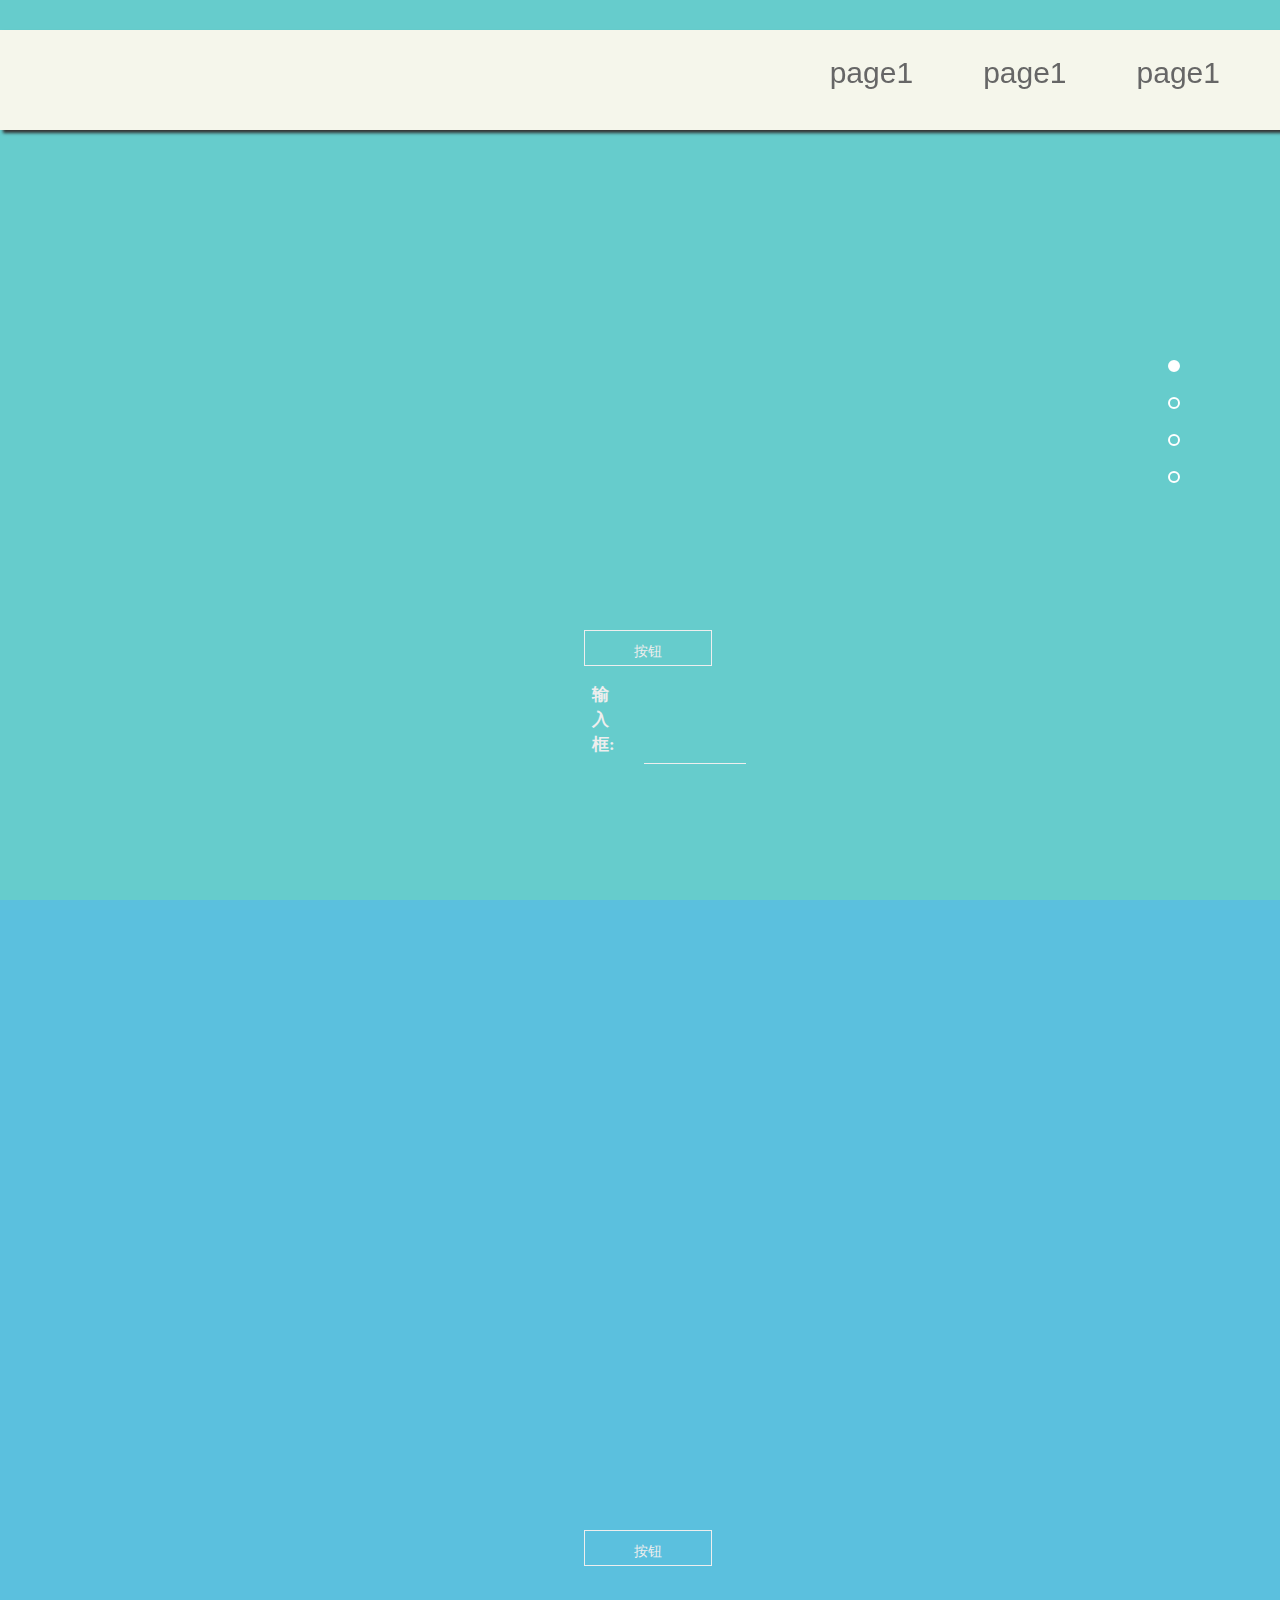
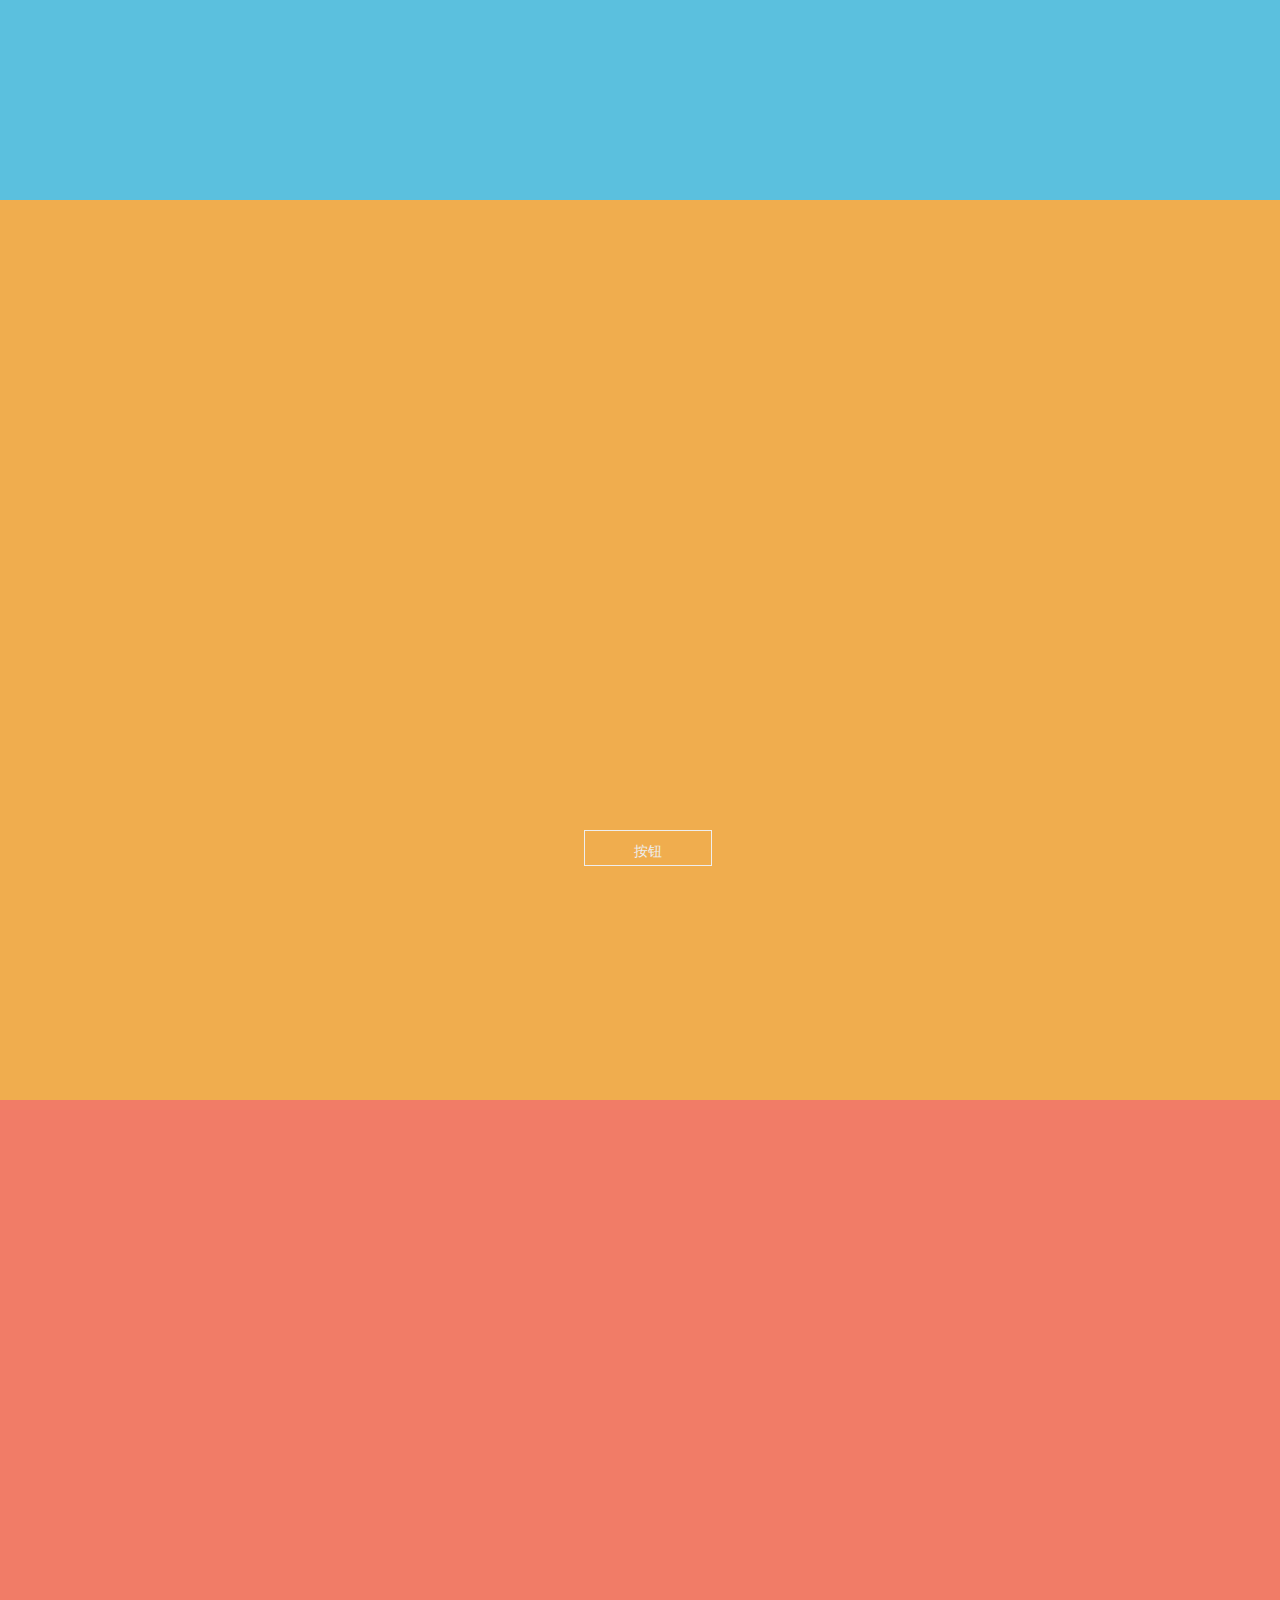
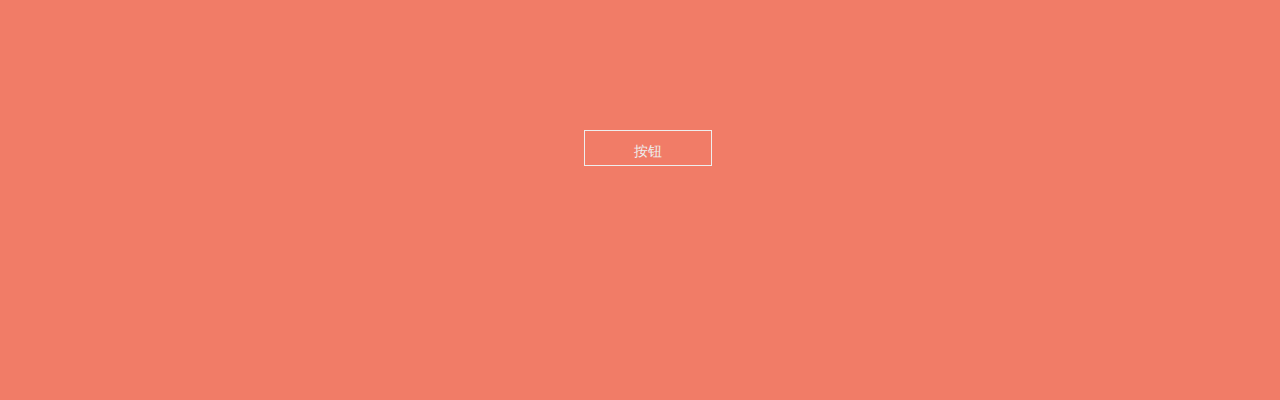
<file: src/main/webapp/index.html>
<!DOCTYPE HTML>
<html>
<title>hola</title>
<meta charset="utf-8">
<link rel="stylesheet" type="text/css" href="css/bootstrap.min.css">
<script type="text/javascript" src="jQuery3.1/jquery-3.1.1.min.js"></script>
<style type="text/css">
body {
    background-color: #000;
}
.navDiv {
    top: 30px;
    width: 100%;
    height: 100px;
    background-color: #F5F6EB;
    position: fixed ;
    cursor: pointer;
    z-index: 999;
  -webkit-box-shadow: 3px 3px 3px;  
  -moz-box-shadow: 3px 3px 3px;  
  box-shadow: 3px 3px 3px;  
}
.navDiv h2{
    float: right;
    margin-right: 50px;
  
}
.navDiv a {
    padding: 10px 10px;
    vertical-align:middle;
    line-height:1.5;
    color: #666;
}

.navDiv a:hover {
    text-decoration:none;
        border-bottom: 4px solid rgba(0, 231, 222, 0.72);
}
.contentDiv {
    width: 500px;
    height: 300px;
    background-color: #5cb85c;
  /* box-shadow: 0 1px 3px 0 rgba(0,0,0,0.33);*/
  overflow-x: hidden;
}
.contentDiv:hover{ 
     transition:border linear .2s,box-shadow linear .5s;
     -moz-transition:border linear .2s,-moz-box-shadow linear .5s;
     -webkit-transition:border linear .2s,-webkit-box-shadow linear .5s;
     outline:none;border-color:rgba(241,39,242,.75);
     box-shadow:0 0 8px rgba(241,39,232,.5);
     -moz-box-shadow:0 0 8px rgba(241,39,232,.5);
     -webkit-box-shadow:0 0 8px rgba(241,39,232,3);
} 
#jumpDivUl {
    position: fixed;
    right: 100px;
    top: 40%;
}
#jumpDivUl a {
        display: block;
      border-radius: 12px;
     /* background-color: #fff;*/
      border: 2px solid #fff;
      width: 12px;
    height: 12px;
    margin-bottom: 25px;
}

#jumpDivUl li {
    list-style-type: none;
}

#jumpDivUl li .active{
    background-color: #fff;
}
.btn-own {
    border: 1px solid #eee;
    width: 10%;
    height: 4%;
    padding: 10px 16px;
    background-color: inherit;
    color: #eee;
    position: relative;
    top: 70%;
    left: 45%;
    z-index: 5;
}

.btn-own:hover{
    border: 2px solid #eee;
   font-weight: blod;
}

.input-own {
    border-top: 0px ;
    border-right: 0px;
    border-left: 0px;
    outline:none;
     border-bottom: 1px solid #eee;
    width: 8%;
    height: 4%;
    padding: 10px 16px;
    background-color: inherit;
    color: #eee;
    position: relative;
    top: 70%;
    left: 45%;
    z-index: 5;
}

.input-own:hover {
    border-top: 0px ;
    border-right: 0px;
    border-left: 0px;
     outline:none;
     border-bottom: 2px solid #eee;
    width: 16%;
    height: 4%;
    padding: 1% 2%;
    background-color: inherit;
    color: #eee;
    position: relative;
    top: 70%;
    left: 45%;
    z-index: 5;
}
.input-own:focus {
    border-top: 0px ;
    border-right: 0px;
    border-left: 0px;
     outline:none;
     border-bottom: 2px solid #eee;
    width: 16%;
    height: 4%;
    padding: 10px 16px;
    background-color: inherit;
    color: #eee;
    position: relative;
    top: 70%;
    left: 45%;
    z-index: 5;
}
.label-own {
     position: relative;
    top: 70%;
    left: 45%;
     padding: 16px 16px;
    width: 5%;
    z-index: 5;
    color: #eee;
    line-height: 1.5;
    font-weight: bold;
    font-family: 黑体;
    font-size: 1.2em;
}
</style>
<body>
<div class="navDiv">
    <h2><a>page1</a></h2>
    <h2><a>page1</a></h2>
    <h2><a>page1</a></h2>
</div>


<div class="module_1" id="module_1" name="module" style="background-color: #66CCCC;">
    <a  name='module1' >&nbsp;</a>
    <!-- <div class="contentDiv">222</div> -->
    <button class="btn-own">按钮</button>
    <br>
    <label class="label-own">输入框:</label>
  
    <input type="text" class="input-own" name="">
</div>

<div class="" id="module_2" name="module" style="background-color: #5bc0de;">
   <a name='module2'>&nbsp;</a>

 <button class="btn-own">按钮</button>
</div>

<div class="" id="module_3" name="module" style="background-color: #f0ad4e;">
   <a name='module3' >&nbsp;</a>

 <button class="btn-own">按钮</button>
</div>

<div class="" id="module_4" name="module" style="background-color: #f17c67;">
   <a name='module4' >&nbsp;</a>

    <button class="btn-own">按钮</button>
</div>

<div >
    <ul id="jumpDivUl">
        <li class="active" >
            <a href="#module1"  onclick="changeStyleForChooseli(this);" class="active"></a>
        </li>
        <li>
            <a href="#module2"  onclick="changeStyleForChooseli(this);" ></a>
        </li>
        <li>
            <a href="#module3" onclick="changeStyleForChooseli(this);" ></a>
        </li>
        <li>
            <a href="#module4"  onclick="changeStyleForChooseli(this);" ></a>
        </li>
    </ul>
</div>

</body>
<script type="text/javascript">
    $(function(){
      for(var i = 1; i <= 4;  i++ ) {
            $("#module_"+i).css("height",screen.availHeight);
      }
      var screenHeight = screen.availHeight;
      $(window).scroll(function(){
         if($(window).scrollTop() >= screenHeight-300  && $(window).scrollTop() <(screenHeight*2-400)) {
            $('#jumpDivUl').find('a').eq(1).click();
         } else if($(window).scrollTop() >= (screenHeight*2-300) && $(window).scrollTop() <(screenHeight*3-300)) {
           $('#jumpDivUl').find('a').eq(2).click();
         } else if($(window).scrollTop() >= (screenHeight*3-300)) {
           $('#jumpDivUl').find('a').eq(3).click();
         } else {
             $('#jumpDivUl').find('a').eq(0).click();
         }
      });
    });

    function changeStyleForChooseli(e) {
        $(e).parent().parent().find('a').removeClass();
        $(e).addClass("active");
    }


</script>
</html>
</file>
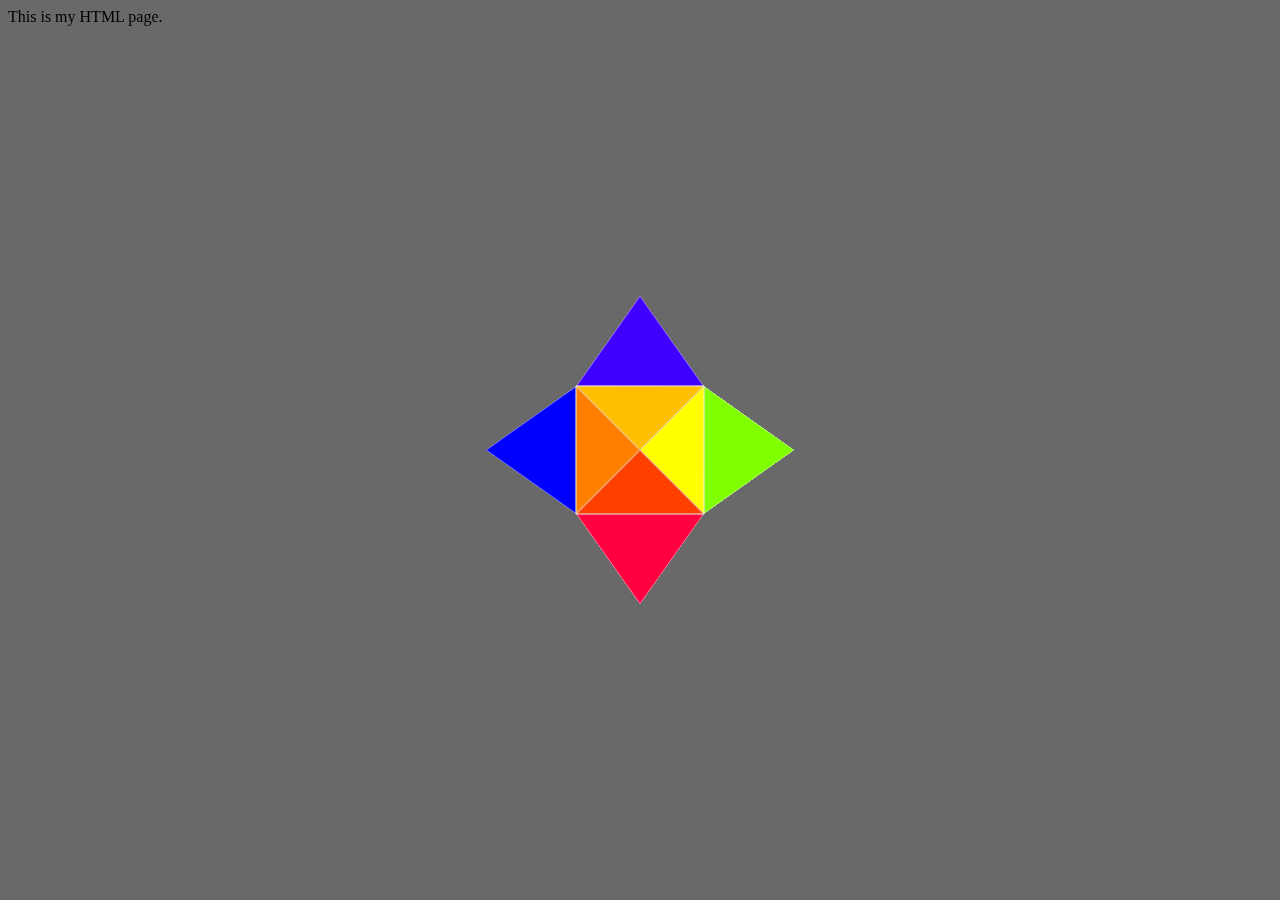
<file: src/main/webapp/ztahti/3D/index.html>
<!DOCTYPE html>
<html>
<head>
<title>index.html</title>

<meta name="keywords" content="keyword1,keyword2,keyword3">
<meta name="description" content="this is my page">
<meta name="content-type" content="text/html; charset=UTF-8">
<link href="index.css" type="text/css" rel="stylesheet">
<!--<link rel="stylesheet" type="text/css" href="./styles.css">-->

</head>

<body>
	<div>
		This is my HTML page. <br>
	</div>
	<div>
		<ul class='shape pyramid-ball'>
			<li class='pyramid'>
				<div class='face'></div>
				<div class='face'></div>
				<div class='face'></div>
				<div class='face'></div>
			</li>
			<li class='pyramid'>
				<div class='face'></div>
				<div class='face'></div>
				<div class='face'></div>
				<div class='face'></div>
			</li>
			<li class='pyramid'>
				<div class='face'></div>
				<div class='face'></div>
				<div class='face'></div>
				<div class='face'></div>
			</li>
			<li class='pyramid'>
				<div class='face'></div>
				<div class='face'></div>
				<div class='face'></div>
				<div class='face'></div>
			</li>
			<li class='pyramid'>
				<div class='face'></div>
				<div class='face'></div>
				<div class='face'></div>
				<div class='face'></div>
			</li>
			<li class='pyramid'>
				<div class='face'></div>
				<div class='face'></div>
				<div class='face'></div>
				<div class='face'></div>
			</li>
		</ul>
	</div>
</body>
</html>
</file>
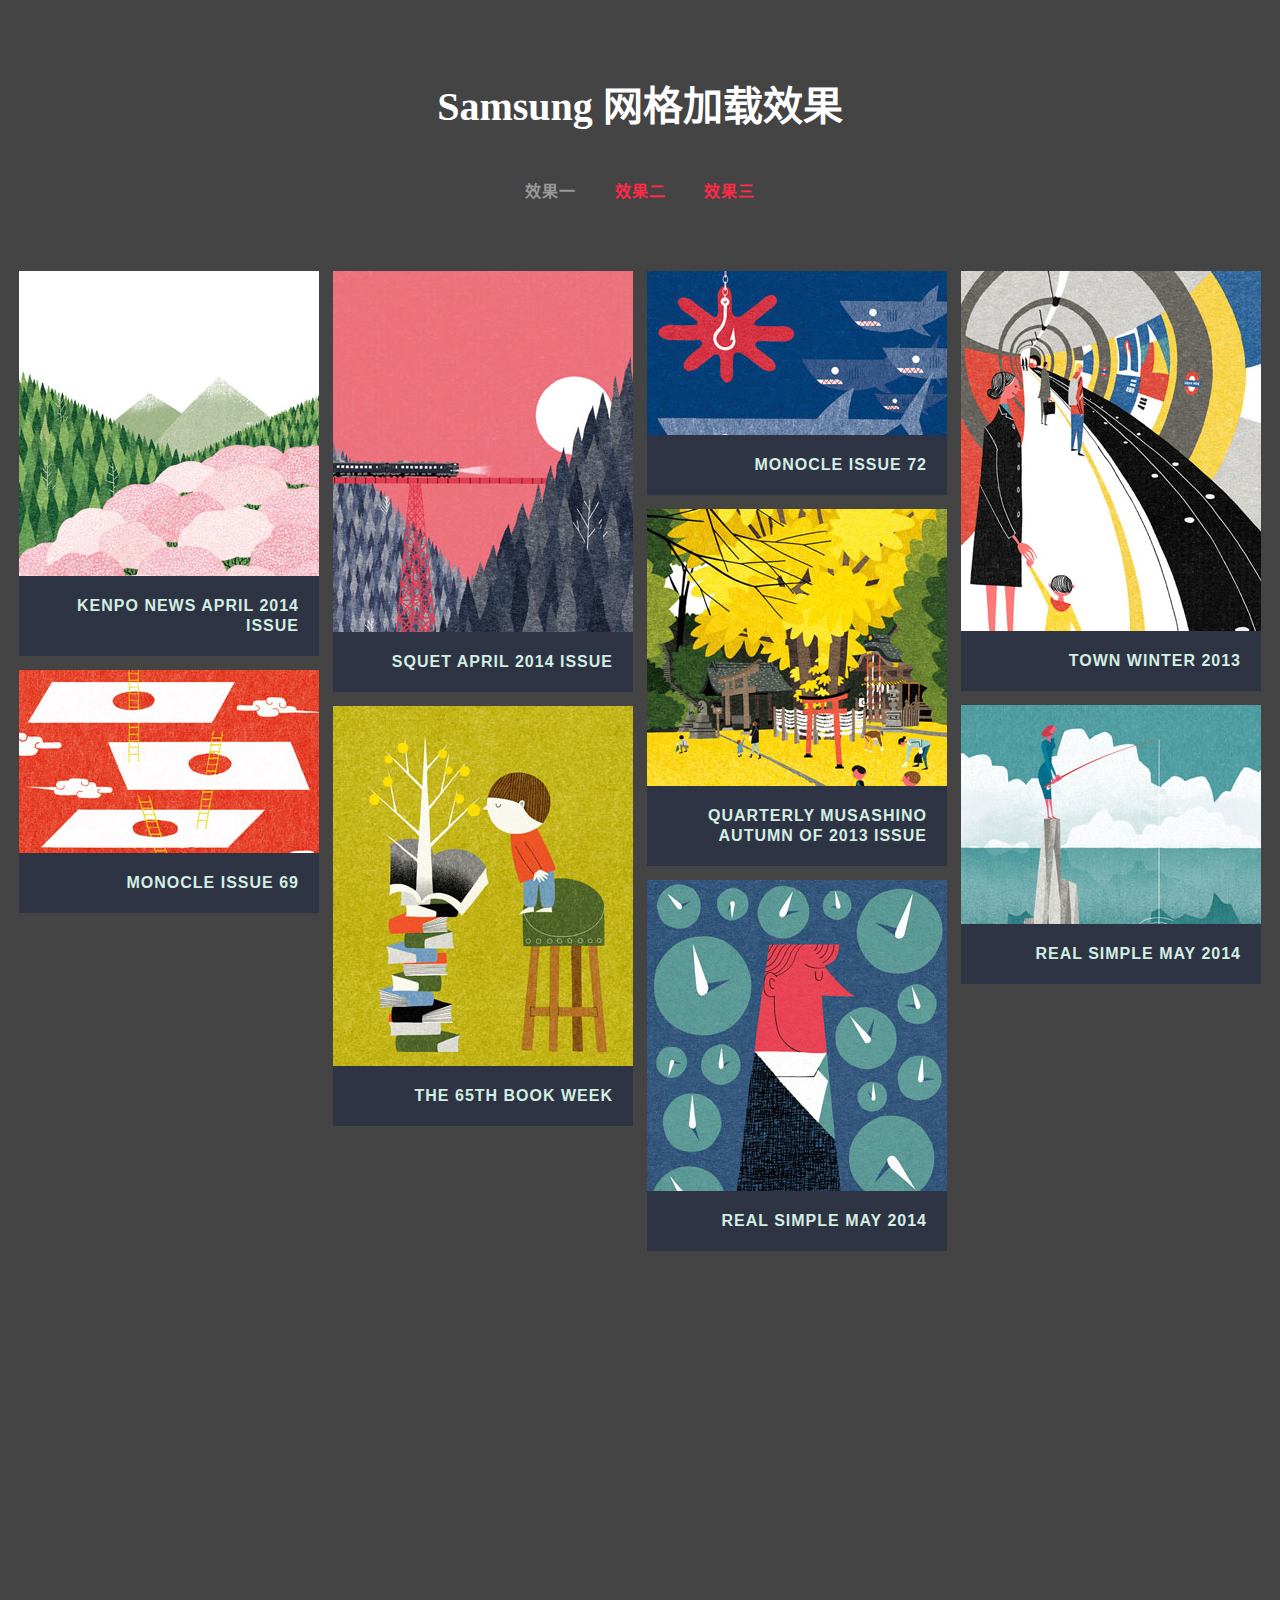
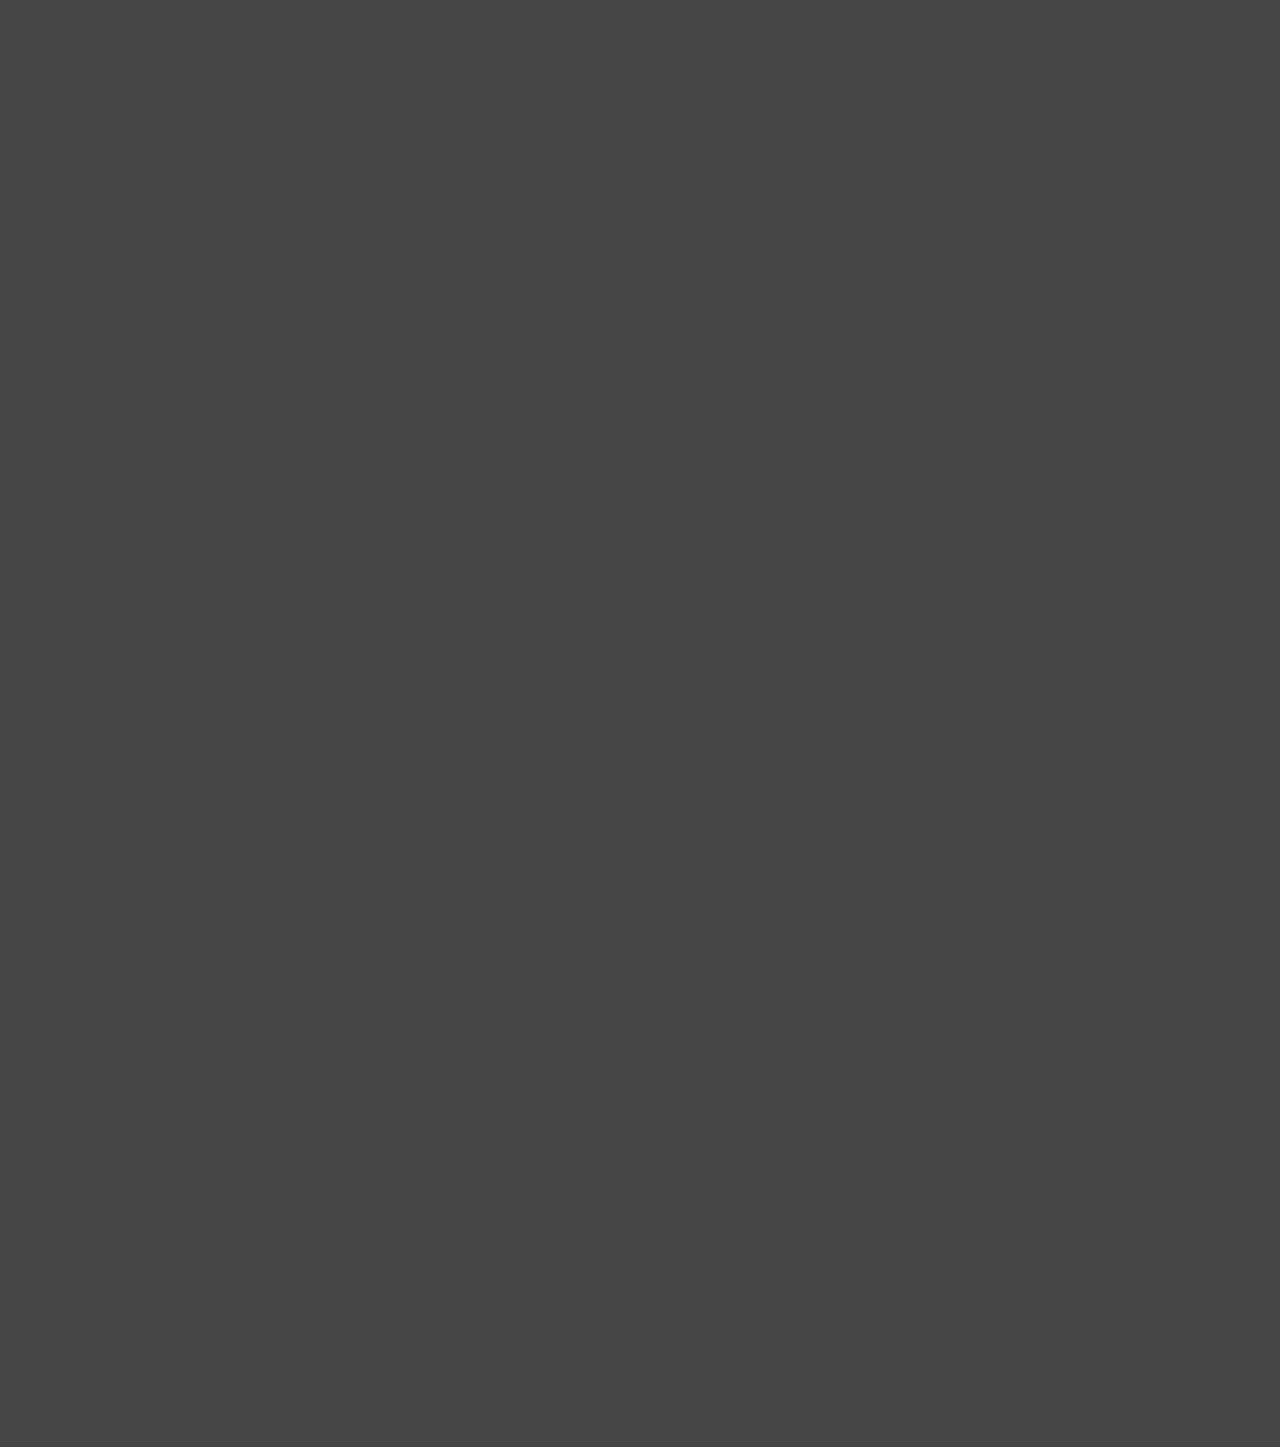
<file: src/main/webapp/ztahti/samsung-grid/index.html>
<!DOCTYPE html>
<html lang="zh-cn">
	<head>
		<meta charset="UTF-8" />
		<meta http-equiv="X-UA-Compatible" content="IE=edge"> 
		<meta name="viewport" content="width=device-width, initial-scale=1"> 
		<title>Samsung 网格加载效果 | Demo 1</title>
		<meta name="description" content="Grid Loading and Hover Effect: Recreating Samsung's grid loading effect" />
		<meta name="keywords" content="grid loading, swipe, effect, slide, masonry, web design, tutorial" />
		<link rel="stylesheet" type="text/css" href="css/normalize.css" />
		<link rel="stylesheet" type="text/css" href="css/demo.css" />
		<link rel="stylesheet" type="text/css" href="css/component.css" />
		<!-- 广告 -->
		<!-- <link rel="stylesheet" href="css/init.css"> -->
		<style>
		body {
			background: #444;
		}
		.codrops-demos a.current-demo {
			color: #999;
		}
		.codrops-header h1 {
			margin-top: 50px;
			font-family: 'Microsoft Yahei';
			color: #fff;
		}
		</style>
		<script src="js/modernizr.custom.js"></script>
	</head>
	<body>
		<div class="container">
			<header class="codrops-header">
				<h1>Samsung 网格加载效果</h1>	
				<nav class="codrops-demos">
					<a class="current-demo" href="index.html">效果一</a>
					<a href="index2.html">效果二</a>
					<a href="index3.html">效果三</a>
				</nav>
			</header>
			<section class="grid-wrap">
				<ul class="grid swipe-right" id="grid">
					<li><a href="#"><img src="img/1.jpg" alt="img01"><h3>Kenpo News April 2014 issue</h3></a></li>
					<li><a href="#"><img src="img/2.jpg" alt="img02"><h3>SQUET April 2014 issue</h3></a></li>
					<li><a href="#"><img src="img/3.jpg" alt="img03"><h3>MONOCLE issue 72</h3></a></li>
					<li><a href="#"><img src="img/4.jpg" alt="img04"><h3>TOWN Winter 2013</h3></a></li>
					<li><a href="#"><img src="img/5.jpg" alt="img05"><h3>Quarterly Musashino autumn of 2013 issue</h3></a></li>
					<li><a href="#"><img src="img/6.jpg" alt="img06"><h3>MONOCLE issue 69</h3></a></li>
					<li><a href="#"><img src="img/7.jpg" alt="img07"><h3>Real Simple May 2014</h3></a></li>
					<li><a href="#"><img src="img/8.jpg" alt="img08"><h3>The 65th Book Week</h3></a></li>
					<li><a href="#"><img src="img/9.jpg" alt="img09"><h3>Real Simple May 2014</h3></a></li>
					<li><a href="#"><img src="img/10.jpg" alt="img10"><h3>Quarterly Musashino spring of 2014 issue</h3></a></li>
					<li><a href="#"><img src="img/11.jpg" alt="img11"><h3>MAJESTY express vol. 01</h3></a></li>
					<li><a href="#"><img src="img/12.jpg" alt="img12"><h3>Shitamachi Rocket</h3></a></li>
					<li><a href="#"><img src="img/13.jpg" alt="img13"><h3>Quarterly Musashino winter of 2013 issue</h3></a></li>
					<li><a href="#"><img src="img/14.jpg" alt="img14"><h3>MAINICHI CHUUGOKUGO April 2014</h3></a></li>
					<li><a href="#"><img src="img/1.jpg" alt="img01"><h3>Kenpo News April 2014 issue</h3></a></li>
					<li><a href="#"><img src="img/2.jpg" alt="img02"><h3>SQUET April 2014 issue</h3></a></li>
					<li><a href="#"><img src="img/3.jpg" alt="img03"><h3>MONOCLE issue 72</h3></a></li>
					<li><a href="#"><img src="img/4.jpg" alt="img04"><h3>TOWN Winter 2013</h3></a></li>
					<li><a href="#"><img src="img/5.jpg" alt="img05"><h3>Quarterly Musashino autumn of 2013 issue</h3></a></li>
					<li><a href="#"><img src="img/6.jpg" alt="img06"><h3>MONOCLE issue 69</h3></a></li>
					<li><a href="#"><img src="img/7.jpg" alt="img07"><h3>Real Simple May 2014</h3></a></li>
					<li><a href="#"><img src="img/8.jpg" alt="img08"><h3>The 65th Book Week</h3></a></li>
					<li><a href="#"><img src="img/9.jpg" alt="img09"><h3>Real Simple May 2014</h3></a></li>
					<li><a href="#"><img src="img/10.jpg" alt="img10"><h3>Quarterly Musashino spring of 2014 issue</h3></a></li>
					<li><a href="#"><img src="img/11.jpg" alt="img11"><h3>MAJESTY express vol. 01</h3></a></li>
					<li><a href="#"><img src="img/12.jpg" alt="img12"><h3>Shitamachi Rocket</h3></a></li>
					<li><a href="#"><img src="img/13.jpg" alt="img13"><h3>Quarterly Musashino winter of 2013 issue</h3></a></li>
					<li><a href="#"><img src="img/14.jpg" alt="img14"><h3>MAINICHI CHUUGOKUGO April 2014</h3></a></li>
				</ul>
			</section>
		</div><!-- /container -->
		<div class="footer-banner" style="width:728px; margin:160px auto 100px"></div>
		<script src="js/masonry.pkgd.min.js"></script>
		<script src="js/imagesloaded.pkgd.min.js"></script>
		<script src="js/classie.js"></script>
		<script src="js/colorfinder-1.1.js"></script>
		<script src="js/gridScrollFx.js"></script>
		<script>
			new GridScrollFx( document.getElementById( 'grid' ), {
				viewportFactor : 0.4
			} );
		</script>
		<script src="js/jquery.min.js"></script>
		<!-- 广告 -->
		<!-- <script src="js/init.js"></script> -->
	</body>
</html>
</file>
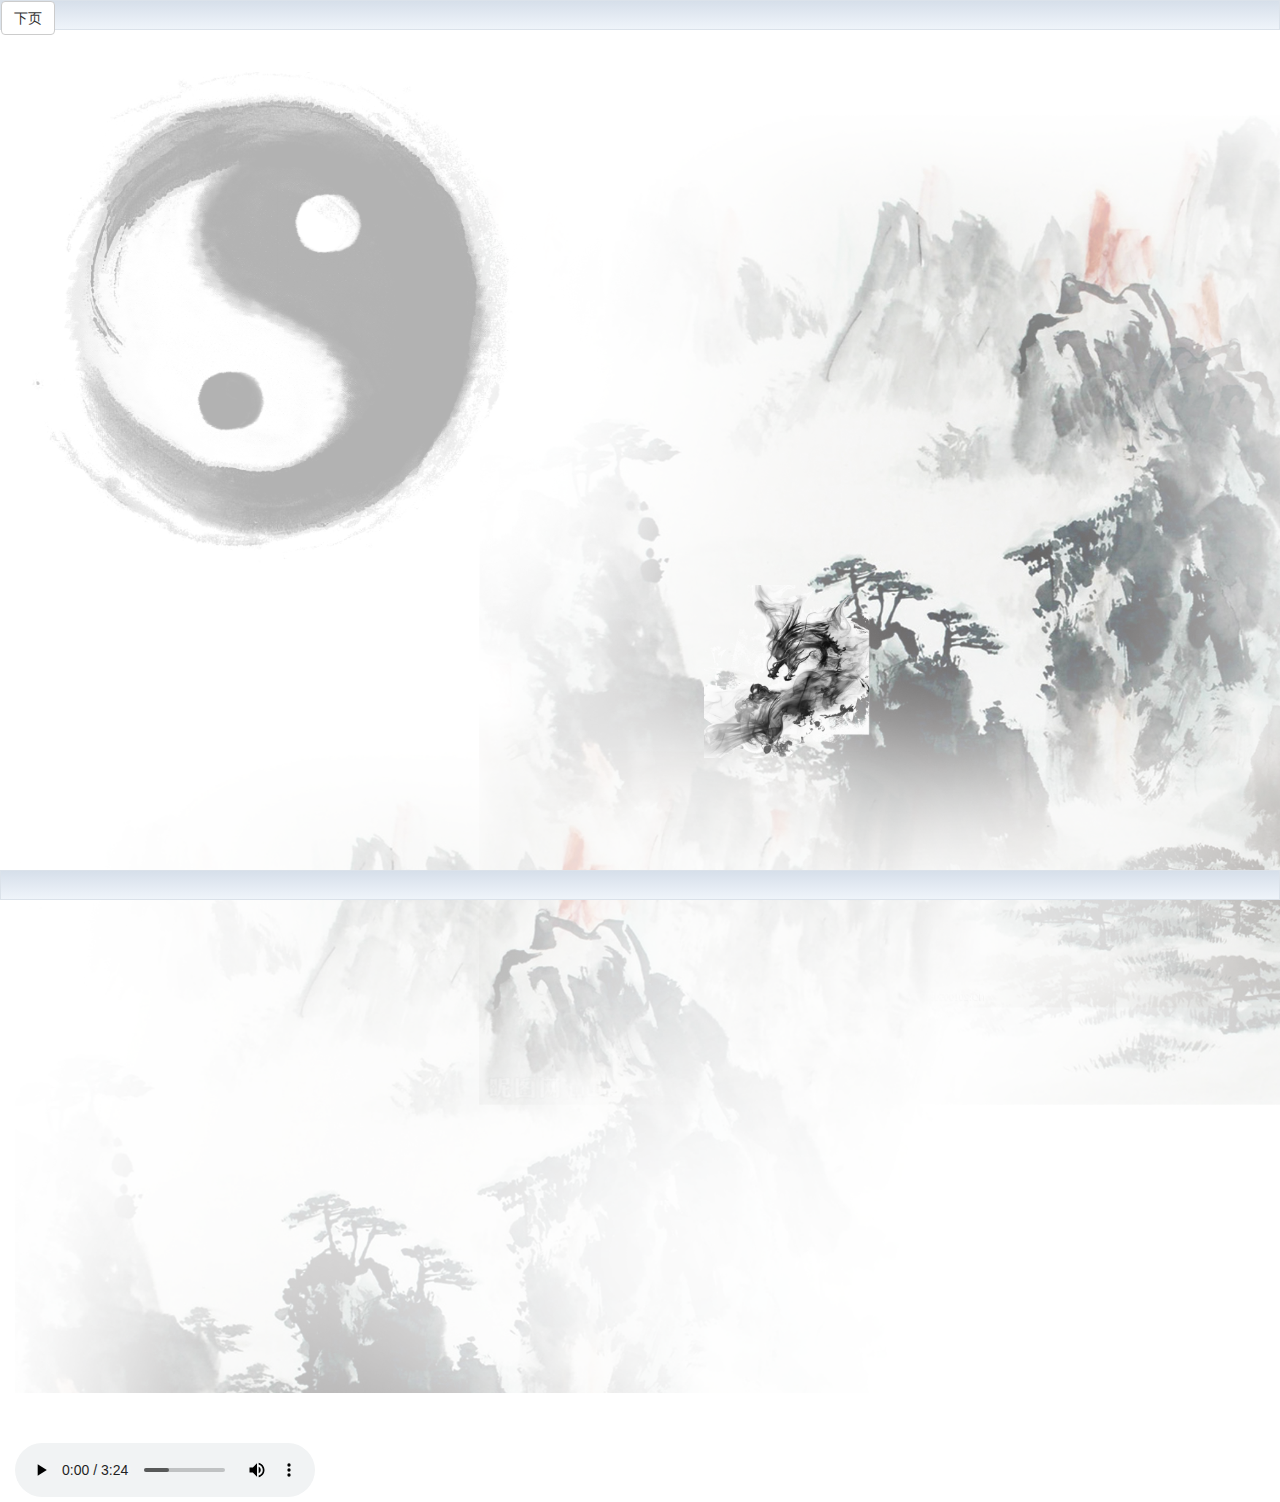
<file: src/main/webapp/HOLA.html>
<!DOCTYPE html > 
<html > 
<head> 
<meta http-equiv="Content-Type" content="text/html; charset=utf-8" /> 
<title>hola</title> 
<link rel="stylesheet" type="text/css" href="css/bootstrap.min.css">


<!--图省事把js写上面-->
<script type="text/javascript" src="jQuery3.1/jquery-3.1.1.min.js"></script>
<style type="text/css">
	.nav{
		position:fixed;
		top: 0;
		width: 100%;
		/*background-color: #e01414;*/
		height: 30px;
		border: 1px solid #dbe2ea;/*#de5656*/
		background:-webkit-gradient(linear, 0% 0%, 0% 100%,from(#d6dfea), to(#eff4fa));
		left: 0px;
	}
	.footer{
		position:fixed;
		bottom:  0;
		width: 100%;
		height: 30px;
		border: 1px solid #dbe2ea;/*#de5656*/
		background:-webkit-gradient(linear, 0% 0%, 0% 100%,from(#d6dfea), to(#eff4fa));
		left: 0px;
	}
	.container-fluid {
		
	}
	body{
		/*background-image: url(img/bg/shuimo3.png);
		height: 1091px;*/
		height: auto;width: auto;/*background: url(img/bg/shuimo3.png) repeat-x;*/
		margin:0;padding:0;
		/*height: 1091px;*/
		overflow-x: hidden;
	}
	
	.img1 {
		opacity:0.3;
		text-align: center;
	}
	.img1 img{
		width: 60%;
		height: 60%;
	}
	.img1 {
        -webkit-animation:rotate 30s infinite linear;
        animation:rotate 30s infinite linear;
        position:absolute; 
        top: 8%; 
        left: 1%;     
	}
 	@-webkit-keyframes rotate{ 
 		0%{ -webkit-transform:rotate(360deg); } 
 		100%{ -webkit-transform:rotate(0deg); } }
	.music {
		margin-top: 50px;
	}
	.music audio{
		/*opacity:0.5;*/
		background-color: #fff;
	}
	.img2 {
		position: absolute;
		left:  55%;
		top: 65%;
	}
</style>
</head> 
<body> 

<div class="container-fluid" style="">
		
		<div class="img1">
			<img src="img/bg/bagua1.png" style="width: 500px;height: 500px;">
		</div>
		<div class="nav">
    		<button id="a" class="btn btn-default" >下页</button>
		</div>
		<div class="bg">
			<img src="img/bg/shuimo3.png" style="width: 110%;height: 40%;">
		</div>
		<div class="music">
    		 <audio src="music/fengmingshan.mp3" autoplay="autoplay"  loop="loop" controls="controls" /> 
    	</div>
    	<div class="footer">
    	</div>
    	<div class="img2">
    		<img src="img/bg/long1.png" style="width: 30%;height: 30%;">
    	</div>
	
	
</div>

</body>
<script type="text/javascript">
$('#a').click(()=>{
		window.location.href='login.html';
	})
function aud_play() {
    document.getElementById("aud").play();
}
function aud_pause() {
    document.getElementById("aud").pause();
}


function funcTest(){
	fhmove();
    window.setInterval("fhmove()",6000);
	}

	window.onload = funcTest;

	function fhmove() {
		$(".img2").animate({
	    left:'55%',
	   	top: '65%',
 	 },3*1000);
	$(".img2").animate({
	    left:'56%',
	    top: '65%',
 	 },3*1000);
	}
</script>
</html>
</file>
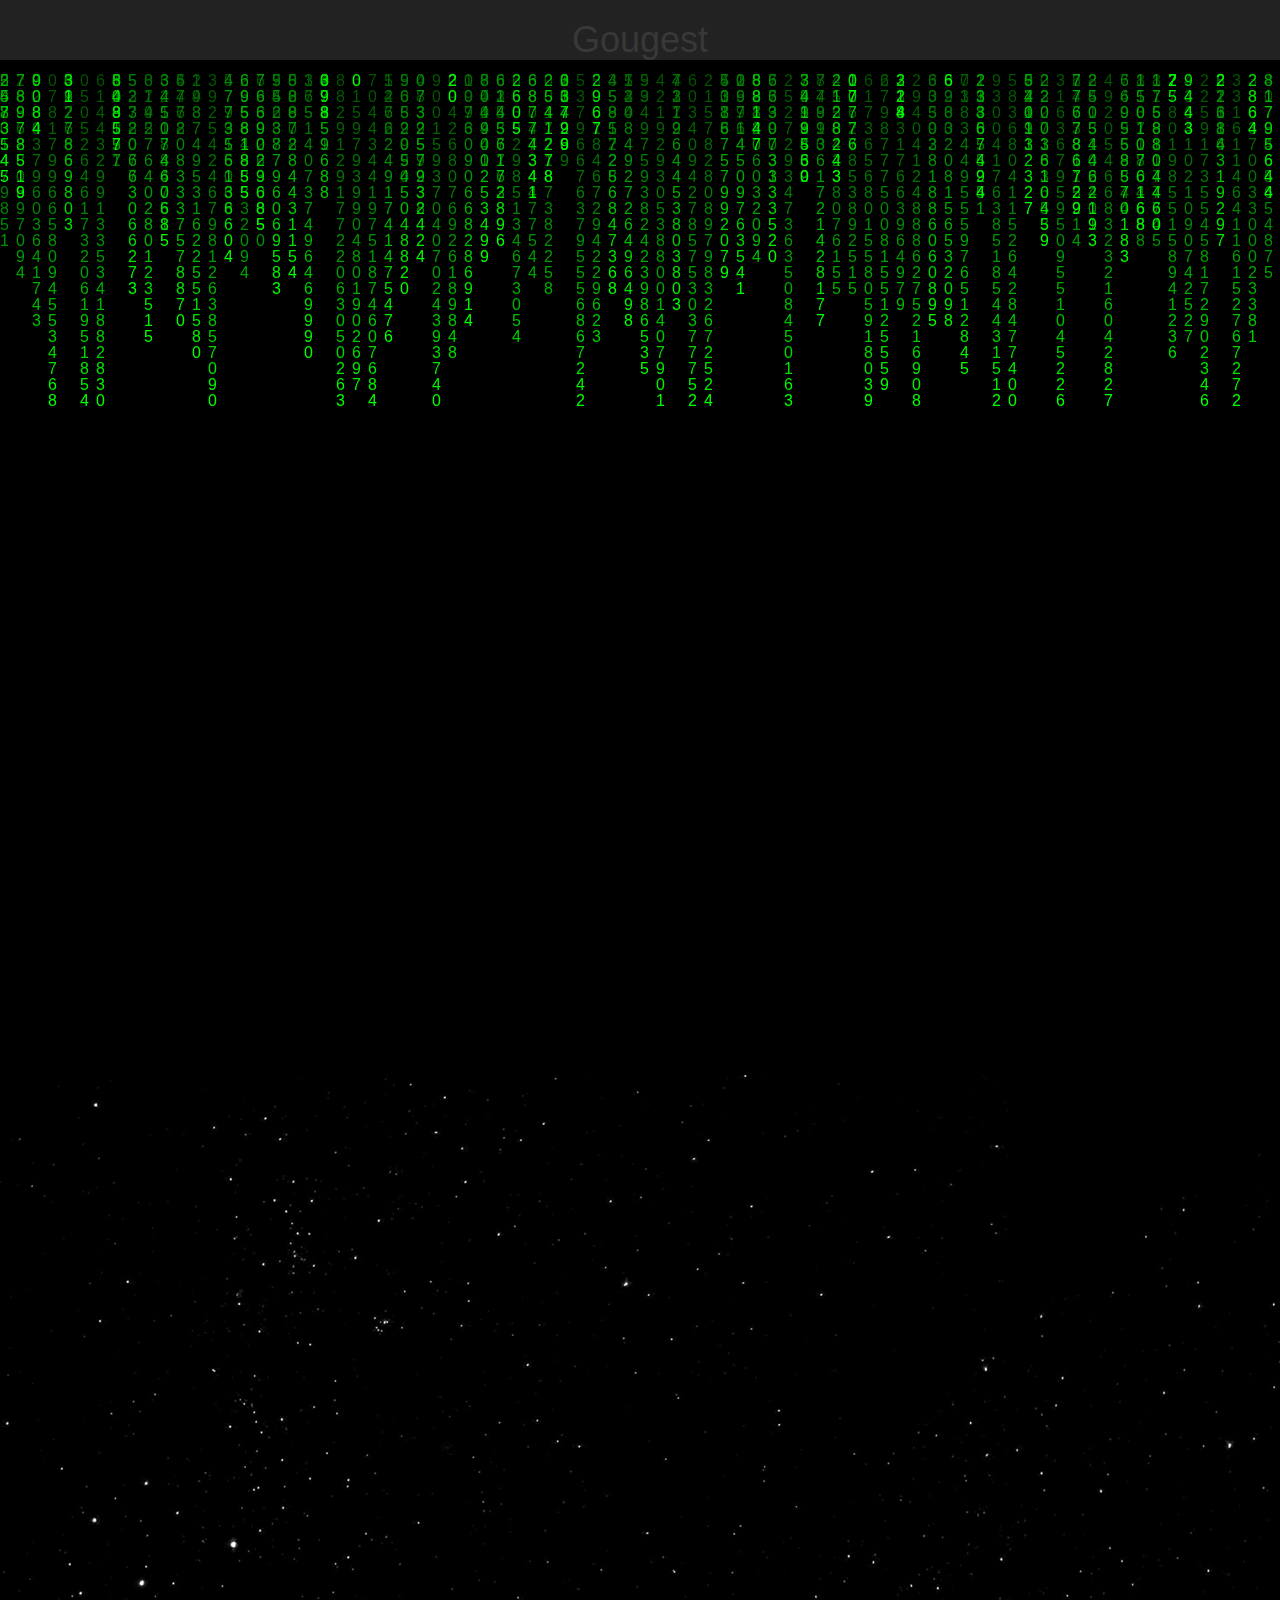
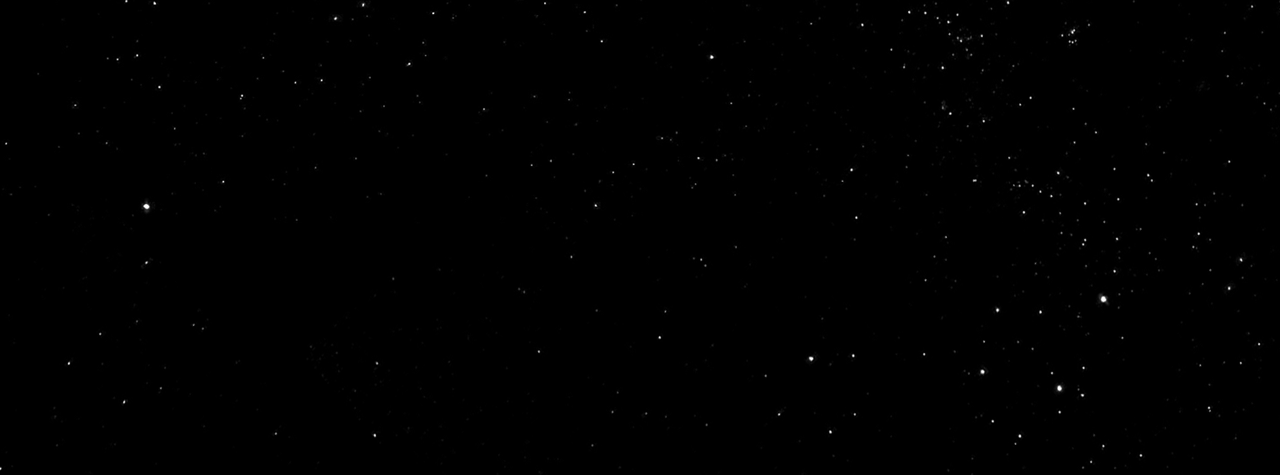
<file: src/main/webapp/index1.html>
<!DOCTYPE HTML>
<html>
<title>hola</title>
<meta charset="utf-8">
<link rel="stylesheet" type="text/css" href="css/bootstrap.min.css">
 <link rel="stylesheet" type="text/css" href="style/style.css">
<script type="text/javascript" src="jQuery3.1/jquery-3.1.1.min.js"></script>
<style type="text/css">
body{
	margin:0 auto;
	background-color: black;
	overflow-x: hidden;
}	
.bg{
	background-image: url(img/page/1491303530524.jpg);
	width: 100%;
	height: 100%;
	filter:alpha(opacity=50); /*IE滤镜，透明度50%*/
   -moz-opacity:0.5; /*Firefox私有，透明度50%*/
   opacity:0.4;/*其他，透明度50%*/
   z-index: 5;
}
.nav{
	position: fixed;
	top: 0px;
	height: 60px;
	width: 100%;
	background-color: rgba(61,61,61,0.92);
	 opacity:0.6;
}
.nav_title{
	position: fixed;
	text-align: center;
	z-index: 6;
	color: red; 
	right: 50px;
	top: -11px;
	cursor: pointer;
	display: none;
}
 a:hover {
	color: red;
	text-decoration:none;
}
.contentDiv{
	width: 500px;
	height: 300px;
	position: fixed;
	background-color: grey;
	opacity: 0.8;
	top: 100px;
	left: 40px;
	color: #fff;
	font-weight: bold;
	
	text-align: center;
	display: none;
}
.contentTwoDiv{
	width: 500px;
	height: 300px;
	position: fixed;
	background-color: grey;
	opacity: 0.8;
	top: 500px;
	right: 140px;
	color: #fff;
	font-weight: bold;
	
	text-align: center;
	display: none;
	background-image: url(img/page/zhizhu.png);
	background-size: 500px 300px;
}
.modeTwo{
	width: 100%;
	height: 1000px;
	float: left;
}
@-webkit-keyframes rotation{
from {-webkit-transform: rotate(0deg);}
to {-webkit-transform: rotate(360deg);}
}
#xingheDiv img{
-webkit-transform: rotate(360deg);
animation: rotation 30s linear infinite;
-moz-animation: rotation 30s linear infinite;
-webkit-animation: rotation 30s linear infinite;
-o-animation: rotation 30s linear infinite;
}
.btnDiv {
	float: right;
	margin-right: 40%;
	display: none;
	position:relative;
}

</style>
<style type="text/css">
	

</style>
<body>
<div class="bg"></div>
<div class="nav">
	  
</div>
<div>
	<h1 class="nav_title">
	    <a href="http://www.baidu.com">pageOne</a>&nbsp;&nbsp;&nbsp;
	  	<a href="http://v3.bootcss.com/css/">pageTwo</a>&nbsp;&nbsp;&nbsp;
	  	<a href="http://www.mop.com/#">pageThree</a>
	  </h1>
</div>

<div class="contentDiv" >
	<div style="width: 80%;padding-top: 20px;" id="divTyping"></div>

</div>

<div class="contentTwoDiv" >
	<div style="width: 80%;padding-top: 20px;" id="divTypingTwo"></div>
</div>


<div align="center" style="width: 100%;float: left;">
         <h1>Gougest</h1>
        <canvas id="canvas"></canvas>
</div>
<div class="modeTwo" style="background:#000 url(img/page/stars.png) repeat top center;">
	<div id='xingheDiv' style="display: none;position:relative;">
		<img src="img/page/heidong.png">
	</div>
   
	<div class="btnDiv">
		<button type="button" onclick="comeOnForThisTime();" class="btn btn-warning btn-lg">来吧少年</button>
	</div>
</div>
<div class="zhizhuDiv"></div>
<div class="music" style="position:fixed;top:5px;left:50px;">
    		<!--  <audio src="music/Music.mp3" autoplay="autoplay"  loop="loop" controls="controls" />  -->
    	</div>
<script type="text/javascript">
var canvas = document.getElementById('canvas');
        var ctx = canvas.getContext('2d');
       // canvas.height = window.innerHeight;
       canvas.height = 1000;
        canvas.width = window.innerWidth;
        var texts = '0123456789'.split('');
        var fontSize = 16;
        var columns = canvas.width/fontSize;
        // 用于计算输出文字时坐标，所以长度即为列数
        var drops = [];
        //初始值
        for(var x = 0; x < columns; x++){
            drops[x] = 1;
        }
        function draw(){
            //让背景逐渐由透明到不透明
            ctx.fillStyle = 'rgba(0, 0, 0, 0.05)';
            ctx.fillRect(0, 0, canvas.width, canvas.height);
            //文字颜色
            ctx.fillStyle = '#0F0';
            ctx.font = fontSize + 'px arial';
            //逐行输出文字
            for(var i = 0; i < drops.length; i++){
                var text = texts[Math.floor(Math.random()*texts.length)];
                ctx.fillText(text, i*fontSize, drops[i]*fontSize);

                if(drops[i]*fontSize > canvas.height || Math.random() > 0.95){
                    drops[i] = 0;
                }

                drops[i]++;
            }
        }

        setInterval(draw, 33);
</script>
<script type="text/javascript">
	$(document).ready(function () { //本人习惯这样写了
    $(window).scroll(function () {
        //$(window).scrollTop()这个方法是当前滚动条滚动的距离
        //$(window).height()获取当前窗体的高度
        //$(document).height()获取当前文档的高度
        // var bot = 200; //bot是底部距离的高度
        // if ((bot + $(window).scrollTop()) >= ($(document).height() - $(window).height())) {
        //    //当底部基本距离+滚动的高度〉=文档的高度-窗体的高度时；
        //     //我们需要去异步加载数据了
        //     //$.getJSON("url", { page: "2" }, function (str) { alert(str); });
        //     $(".nav").css("opacity","0.1");

        // } else {
        // 	$(".nav").css("opacity","0.6");
        // }
        // /scrollTop()>=$(document).height()-$(window).height()到底了
        if($(window).scrollTop()>50) {
        	  $(".nav").css("opacity","0.1");
        	 $(".nav_title").show();
        } else {
        	$(".nav").css("opacity","0.6");
        	$(".nav_title").hide();
        }
        if($(window).scrollTop()>=1000) {
        	$("#xingheDiv").fadeIn(1000);
        	$('.contentDiv').hide();
        	$('.btnDiv').show(3000);
        	//typingTwo();
        } 
    });
});


			var str =  '这是一个数据1.0的时代<br/>';
				str += '也是信息时代即将结束的时代<br/>'; 
				str += '没有人会一成不变<br/>'; 
				str += '除非你是一个没有野心的人<br/>'; 
				str += '准备好跟我一起征服这浩瀚宇宙了嘛'; 
            var i = 0;  
  
            function typing(){  
                var divTyping = document.getElementById('divTyping');  
                if (i <= str.length) {  
                    divTyping.innerHTML = str.slice(0, i++) + '_';  
                    setTimeout('typing()', 200);//递归调用  
                }  
                else{  
                    divTyping.innerHTML = str;//结束打字,移除 _ 光标 
                     $('.contentDiv').fadeOut(3000); 
                }  
            }  
           
$(function(){
            setTimeout(function(){
            	$('.contentDiv').fadeIn(1000);
            	setTimeout(function(){
            		typing();
            	},1000);
            },1000);            
});

function comeOnForThisTime() {
	alert('臭嗨,你还真点');
	 setTimeout(function(){
	 	typingTwo();
	 },1000)
} 

				var string =  '大家好,我是老张<br/>很高兴你点了它<br/>接下来还有一件很刺激的事<br/>你可以先猜一猜<br/>准备好了嘛<br/>就不告诉你还有彩蛋<br/>哈哈哈哈哈.....<br/>哈...............<br/><br/>我看着你呢'; 
            	var index = 0;  
  
            function typingTwo(){  
            	 $('.contentTwoDiv').show();
                var divTypingTwo = document.getElementById('divTypingTwo');  
                if (index <= string.length) {  
                    divTypingTwo.innerHTML = string.slice(0, index++) + '_';  
                    setTimeout('typingTwo()', 200);//递归调用  
                }  
                else{  
                    divTypingTwo.innerHTML = string;//结束打字,移除 _ 光标 
                     $('.contentTwoDiv').fadeOut(3000);

                }  
            }  


</script>
</body>
</html>
</file>
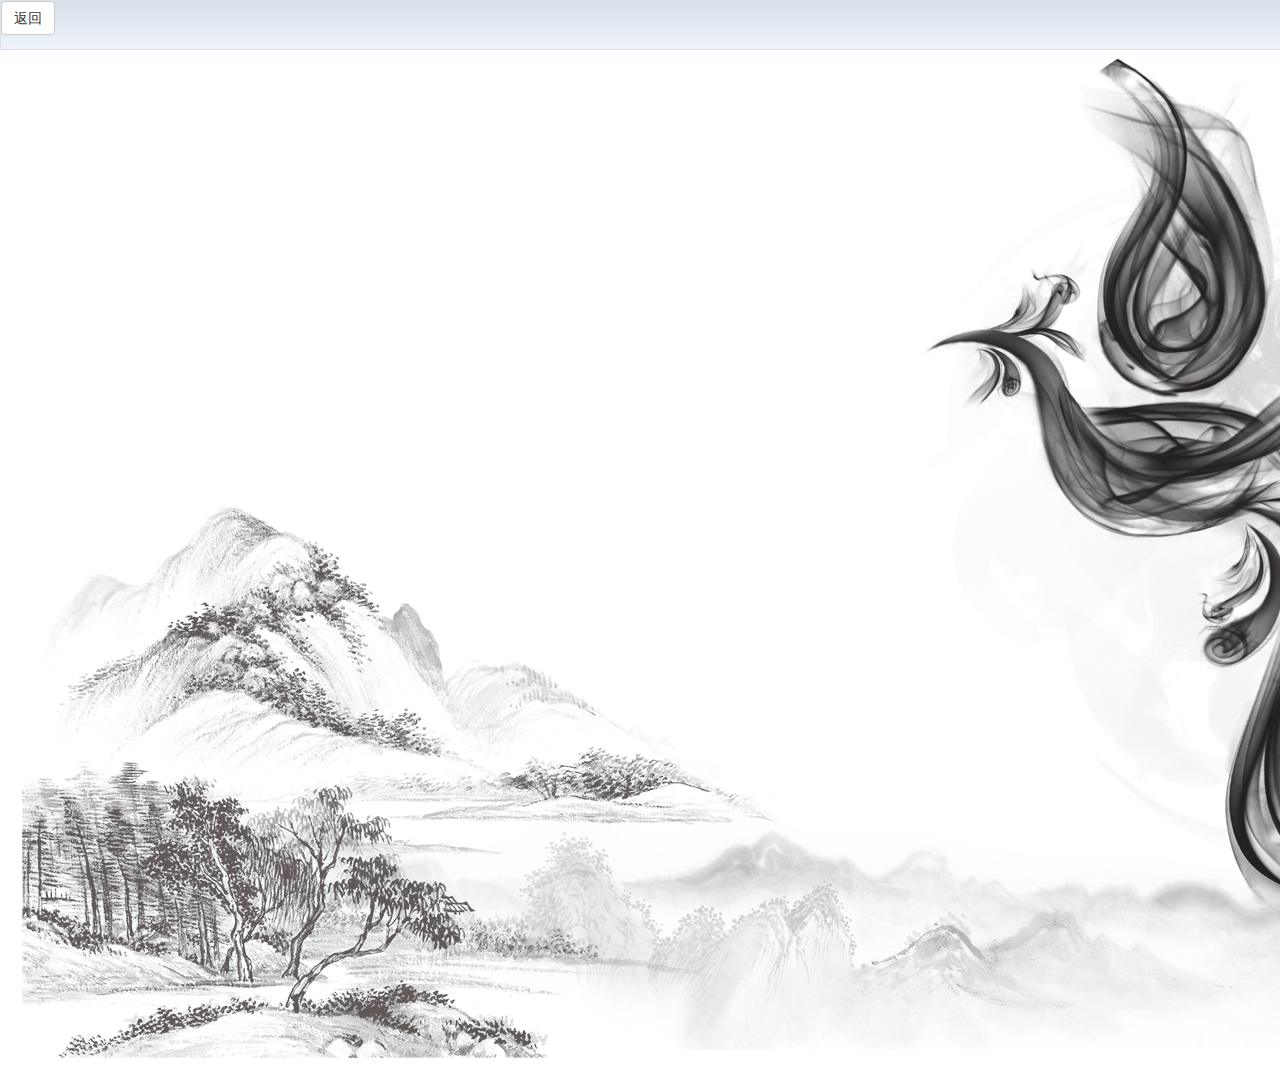
<file: src/main/webapp/login.html>
<!DOCTYPE html > 
<html > 
<head> 
<meta http-equiv="Content-Type" content="text/html; charset=utf-8" /> 
<title>hola</title> 
<link rel="stylesheet" type="text/css" href="css/bootstrap.min.css">


<!--图省事把js写上面-->
<script type="text/javascript" src="jQuery3.1/jquery-3.1.1.min.js"></script>

<style type="text/css">
	body{
		/*background-image: url(img/bg/shuimo4.png);
		background-repeat:no-repeat;*/
		height: auto;
		width: 2000px;
		overflow:scroll;
		/*overflow-x:hidden;*/
		/*overflow-y:hidden;*/
	}
	 .content img{
		margin-top: 20%;
		margin-bottom: 0px;
		margin-left: 0px;
		padding-bottom: 0px;
		padding-left: 0px;
	}
	.nav{
		position:absolute;
		top: 0;
		width: 2000px;
		/*background-color: #e01414;*/
		height: 50px;
		border: 1px solid #dbe2ea;/*#de5656*/
		background:-webkit-gradient(linear, 0% 0%, 0% 100%,from(#d6dfea), to(#eff4fa));
	}
	.content {
		margin-top: 40px;
	}
	.fh{
		position: absolute;
		top:50px;
		right: -10%;
		width: 500px;
		height: 700px;
	}
</style>
</head>
<body>
	<div class="container-fluid" style="padding-left: 0px">
		<div class="nav">
			<button id="a" class="btn btn-default" >返回</button>
    		
		</div>
		<div class="content">
			<img src="img/bg/shuimo4.png">
		</div>
		<div class="fh" onload='if (this.width>400 || this.height>600) if (this.width/this.height>400/600) this.width=400; else this.height=600;'>
			<img src="img/bg/fenghuang1.png">
		</div>
		<div class="music">
    		<!-- <audio src="music/fengmingshan.mp3" autoplay="autoplay"  loop="loop" controls="controls" /> -->
    	</div>
	</div>
</body>
<script type="text/javascript">
/*$(function(){
	fhmove();
	function timer() {
	setTimeout(()=>{
		fhmove();
		timer();
	},6*1000);
}
});*/
	$('#a').click(()=>{
		window.location.href='HOLA.html';
	});
	function funcTest(){
	fhmove();
    window.setInterval("fhmove()",6000);
	}

	window.onload = funcTest;

	function fhmove() {
		$(".fh").animate({
	    top:'40px',
	   	right: '-8%',
 	 },3*1000);
	$(".fh").animate({
	    top:'60px',
	    right: '-15%',
 	 },3*1000);
	}
</script>
</html>
</file>
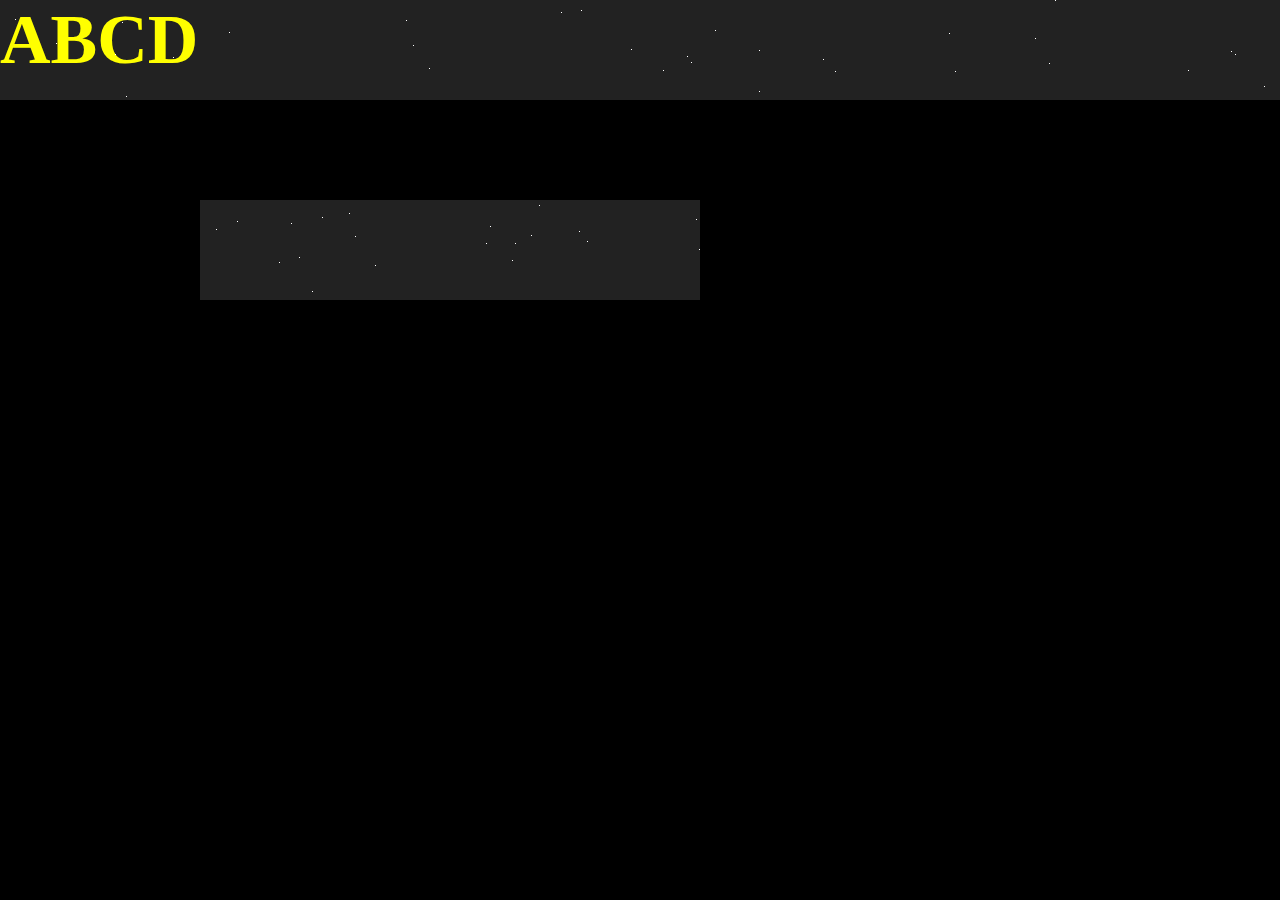
<file: src/main/webapp/test.html>
<!DOCTYPE html PUBLIC "-//W3C//DTD XHTML 1.0 Transitional//EN" "http://www.w3.org/TR/xhtml1/DTD/xhtml1-transitional.dtd"> 
<html xmlns="http://www.w3.org/1999/xhtml"> 
<head> 
<title>�ǿ�Ч��_www.jb51.net</title> 
<meta http-equiv="Content-Type" content="text/html; charset=gb2312" /> 
<style type="text/css"> 
<!-- 
body{ 
margin:0px; 
padding:0px; 
} 
body,td{ 
font-size:9pt; 
} 
.star{ 
position:absolute; 
width:1px; 
height:1px; 
font-size:0px; 
background-color:#ffffff; 
} 
--> 
</style> 
<script type="text/javascript"> 
<!-- 
try{ 
var winSize = { 
width:document.documentElement.clientWidth, 
height:document.documentElement.clientHeight 
} 
var MooSky = function(options){ 
this.options = options; 
this.stars = new Array(); 
this.show = function(){ 
for(var i=0;i<this.options.num;i++){ 
var newStar = new MooStar({ 
container : this.options.container 
}); 
newStar.fly(); 
this.stars[i] = newStar; 
} 
} 
} 
var MooStar = function(options){ 
this.options = options; 
if(!!this.options.container){ 
this.container = document.getElementById(this.options.container); 
}else{ 
this.container = document.body; 
} 
this.baseSpeed = 10; 
var o = this; 
this.speed = Math.round(Math.random()*this.baseSpeed)+1; 
this.dom = document.createElement('DIV'); 
this.dom.className = 'star'; 
if(!!this.options.container){ 
var left = Math.round(Math.random()*this.container.offsetWidth-1); 
var top = Math.round(Math.random()*this.container.offsetHeight-1); 
this.dom.style.left = left+'px'; 
this.dom.style.top = top+'px'; 
this.container.appendChild(this.dom); 
}else{ 
this.dom.style.left = Math.random()*winSize.width-1+'px'; 
this.dom.style.top = Math.random()*winSize.height-1+'px'; 
document.body.appendChild(this.dom); 
} 
} 
MooStar.prototype.fly = function(){ 
if(this.dom.offsetLeft<0){ 
if(!!this.options.container){ 
var left = this.container.offsetWidth-1; 
var top = Math.round(Math.random()*this.container.offsetHeight)-1; 
this.dom.style.left = left+'px'; 
this.dom.style.top = top+'px'; 
}else{ 
this.dom.style.left = winSize.width-1+'px'; 
this.dom.style.top = Math.random()*winSize.height-1+'px'; 
} 
}else{ 
var left = this.dom.offsetLeft-this.speed; 
if(left<0) { 
this.speed = Math.round(Math.random()*this.baseSpeed)+1; 
if(!!this.options.container){ 
left = this.container.offsetWidth-1; 
var top = Math.random()*this.container.offsetHeight-1; 
this.dom.style.top = top+'px'; 
}else{ 
left = winSize.width-1; 
} 
} 
this.dom.style.left = left+'px'; 
var self = this; 
setTimeout(function(){self.fly()},this.speed); 
} 
} 
window.onload = function(){ 
var mooSky1 = new MooSky({ 
num:30, 
container : 'skyContainer1' //���������container�����Ǹ�document.bodyʵ�� 
}); 
mooSky1.show(); 
var mooSky2 = new MooSky({ 
num:20, 
container : 'skyContainer2' 
}); 
mooSky2.show(); 
/* 
//���Ǹ�body�õ� 
var mooSky3 = new MooSky({ 
num:20 
}); 
mooSky3.show(); 
*/ 
} 
window.onresize = function(){ 
winSize = { 
width:document.documentElement.clientWidth, 
height:document.documentElement.clientHeight 
} 
} 
}catch(e){ 
alert(e.description); 
} 
//--> 
</script> 
</head> 
<body scroll=no bgcolor=#000000> 
<div id='skyContainer1' style="height:100px;background-color:#222222;overflow:hidden;font-size:70px;color:#FFFF00;font-weight:bolder">ABCD</div> 
<div id='skyContainer2' style="position:absolute;left:200px;top:200px;width:500px;height:100px;background-color:#222222;"></div> 
</body> 
</html>
</file>
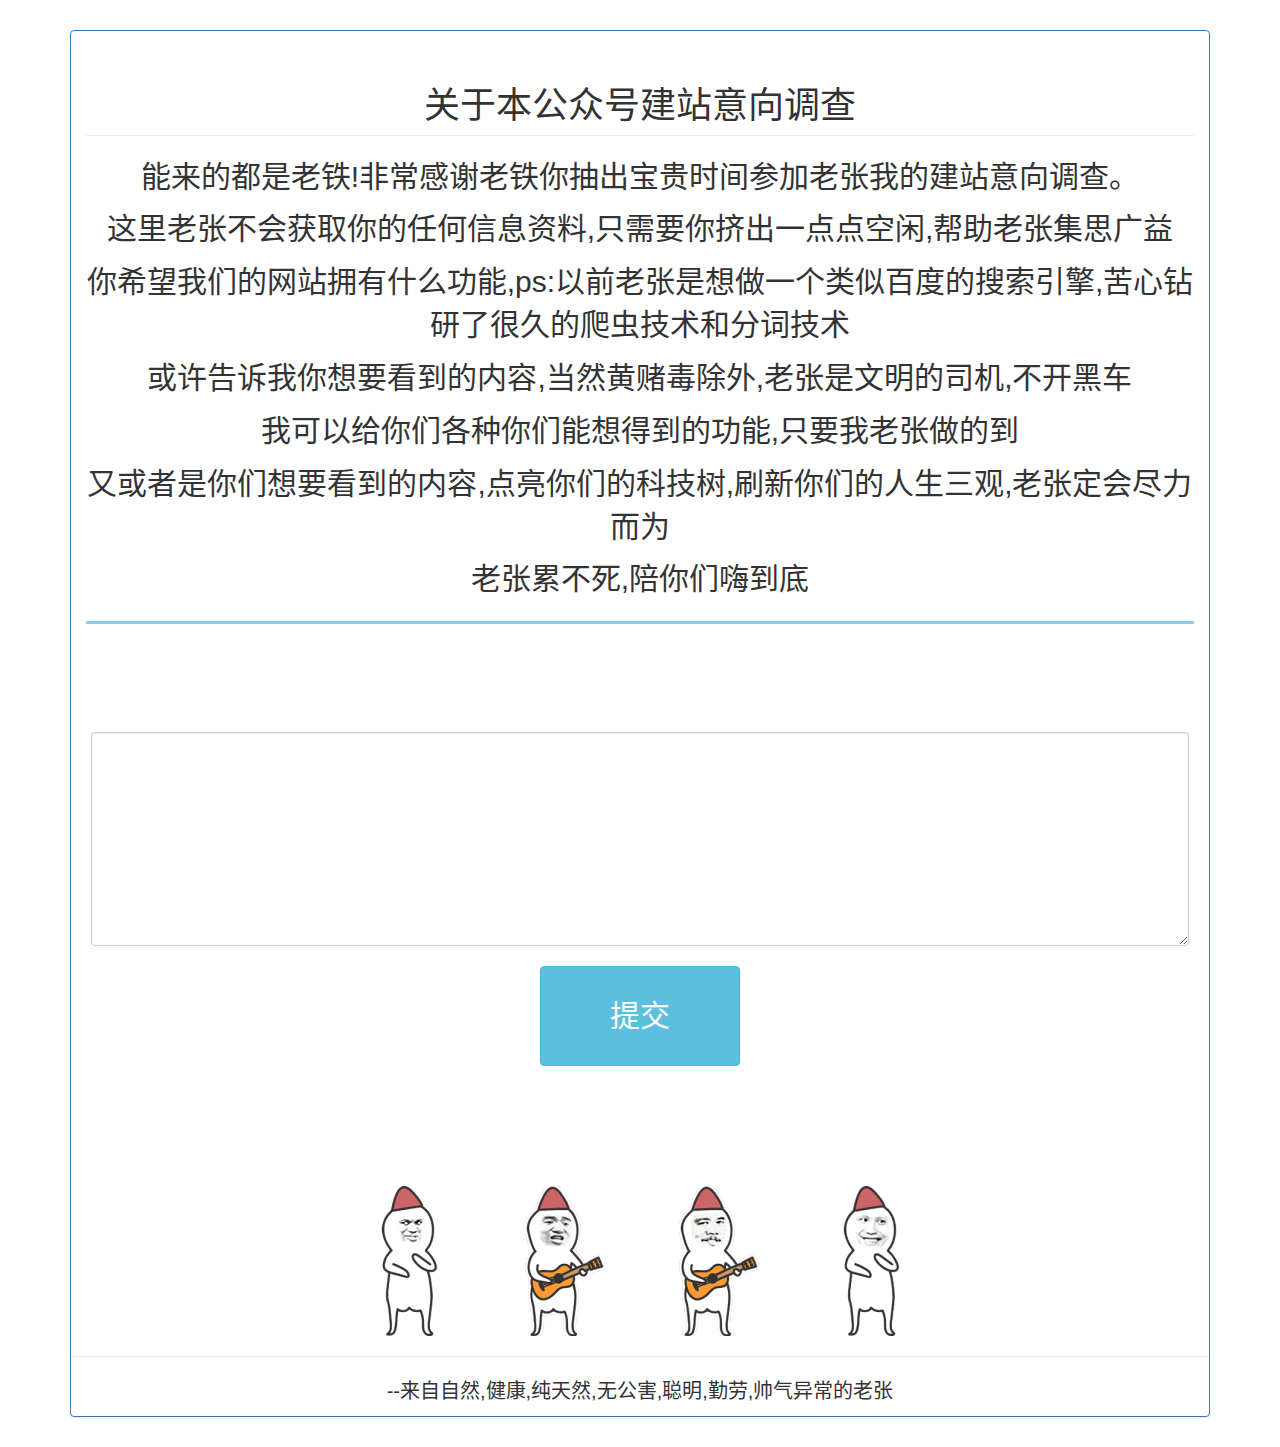
<file: src/main/webapp/dougest/questionnaire.html>
<!DOCTYPE HTML>
<html lang="zh-CN">
<head>
<title>问卷</title>
<meta charset="utf-8">
<link rel="stylesheet" type="text/css" href="../css/bootstrap.min.css">
<script type="text/javascript" src="../jQuery3.1/jquery-3.1.1.min.js"></script>	
<script type="text/javascript" src="http://api.map.baidu.com/api?v=2.0&ak=ajEIqGN4xIn5sRuvaBCI8n8veGa7l52y"></script>
</head>
<body class="container">
	<div class="panel panel-primary" style="margin:30px 0;">  
		<div class="panel-body" >
			<div style='text-align:center;'>
				<h1 class="page-header">关于本公众号建站意向调查</h1> 
			</div >
			<div style='text-align:center;font-size:30px;'>
				<p class="indent">能来的都是老铁!非常感谢老铁你抽出宝贵时间参加老张我的建站意向调查。</p>
				<p class="indent">这里老张不会获取你的任何信息资料,只需要你挤出一点点空闲,帮助老张集思广益</p>  
				<p class="indent">你希望我们的网站拥有什么功能,ps:以前老张是想做一个类似百度的搜索引擎,苦心钻研了很久的爬虫技术和分词技术</p>  
    			<p class="indent">或许告诉我你想要看到的内容,当然黄赌毒除外,老张是文明的司机,不开黑车</p>
    			<p class="indent">我可以给你们各种你们能想得到的功能,只要我老张做的到</p>
    			<p class="indent">又或者是你们想要看到的内容,点亮你们的科技树,刷新你们的人生三观,老张定会尽力而为</p>
    			<p class="indent">老张累不死,陪你们嗨到底</p>
		 	</div>
		 	<hr style="height:3px;border:none;border-top:3px solid skyblue;" />  
		 </div>
		 <div style='margin-top:50px;margin-bottom:100px;padding:20px;'>
		    <div style='text-align:center;'>
		    	<textarea class="form-control" id='message' rows="10"></textarea>
		    	<br/>
		      <button type="submit" id='tijiao' class="btn btn-info" style="width:200px;height:100px;font-size:30px;">提交</button>
		    </div>
		  </div>
		  <div style='margin: 0 auto;text-align:center;'>
		  	 <img  src='../img/bqb/guzhang.gif'>
		  	 <img  src='../img/bqb/tanqin.gif'>
		  	 <img  src='../img/bqb/tanqin2.gif'>
		  	 <img  src='../img/bqb/guzhang3.gif'>
		  	 <hr/>
		  	<p class="indent" style='font-size:20px;'>--来自自然,健康,纯天然,无公害,聪明,勤劳,帅气异常的老张</p>
		  </div>
	</div>
	<script>
		$(function(){
			$('#tijiao').click(function(){
				 var message = $('#message').val();
				if(!message || message == ''){
					alert('老铁咱走点心哈 => 起码写点东西再提交啊');
					return false;
				} 
				$.post("../message/questionnaire",{"message":encodeURI(message)},function(data){
					if(data) {
						if(data.flag){
							alert("谢了,老铁");
							location.reload()
							return false;
						}
						if(data.message) {
							alert(data.message);
							return false;
						}
						alert("网络异常");
					}
				});
			});
		});
		
		/* $(function(){
			jQuery(function($){
				var url = 'http://chaxun.1616.net/s.php?type=ip&output=json&callback=?&_='+Math.random();  
				$.getJSON(url, function(data){
				alert(data.Ip);  
				});
			});
		}); */
		
	</script>
	<script type="text/javascript">
	// 百度地图API功能
	var map = new BMap.Map("allmap");
	var point = new BMap.Point(116.331398,39.897445);
	map.centerAndZoom(point,12);

	var geolocation = new BMap.Geolocation();
	geolocation.getCurrentPosition(function(r){
		if(this.getStatus() == BMAP_STATUS_SUCCESS){
			var mk = new BMap.Marker(r.point);
			map.addOverlay(mk);
			map.panTo(r.point);
			console.log('您的位置：'+r.point.lng+','+r.point.lat);
		}
		else {
			console.log('failed'+this.getStatus());
		}        
	},{enableHighAccuracy: true})
	//关于状态码
	//BMAP_STATUS_SUCCESS	检索成功。对应数值“0”。
	//BMAP_STATUS_CITY_LIST	城市列表。对应数值“1”。
	//BMAP_STATUS_UNKNOWN_LOCATION	位置结果未知。对应数值“2”。
	//BMAP_STATUS_UNKNOWN_ROUTE	导航结果未知。对应数值“3”。
	//BMAP_STATUS_INVALID_KEY	非法密钥。对应数值“4”。
	//BMAP_STATUS_INVALID_REQUEST	非法请求。对应数值“5”。
	//BMAP_STATUS_PERMISSION_DENIED	没有权限。对应数值“6”。(自 1.1 新增)
	//BMAP_STATUS_SERVICE_UNAVAILABLE	服务不可用。对应数值“7”。(自 1.1 新增)
	//BMAP_STATUS_TIMEOUT	超时。对应数值“8”。(自 1.1 新增)
</script>
<script type="text/javascript">
	// 百度地图API功能
	var map = new BMap.Map("allmap");
	var point = new BMap.Point(116.331398,39.897445);
	map.centerAndZoom(point,12);

	function myFun(result){
		var cityName = result.name;
		map.setCenter(cityName);
		alert("当前定位城市:"+cityName);
	}
	var myCity = new BMap.LocalCity();
	myCity.get(myFun);
	</script>
</body>
</html>
</file>
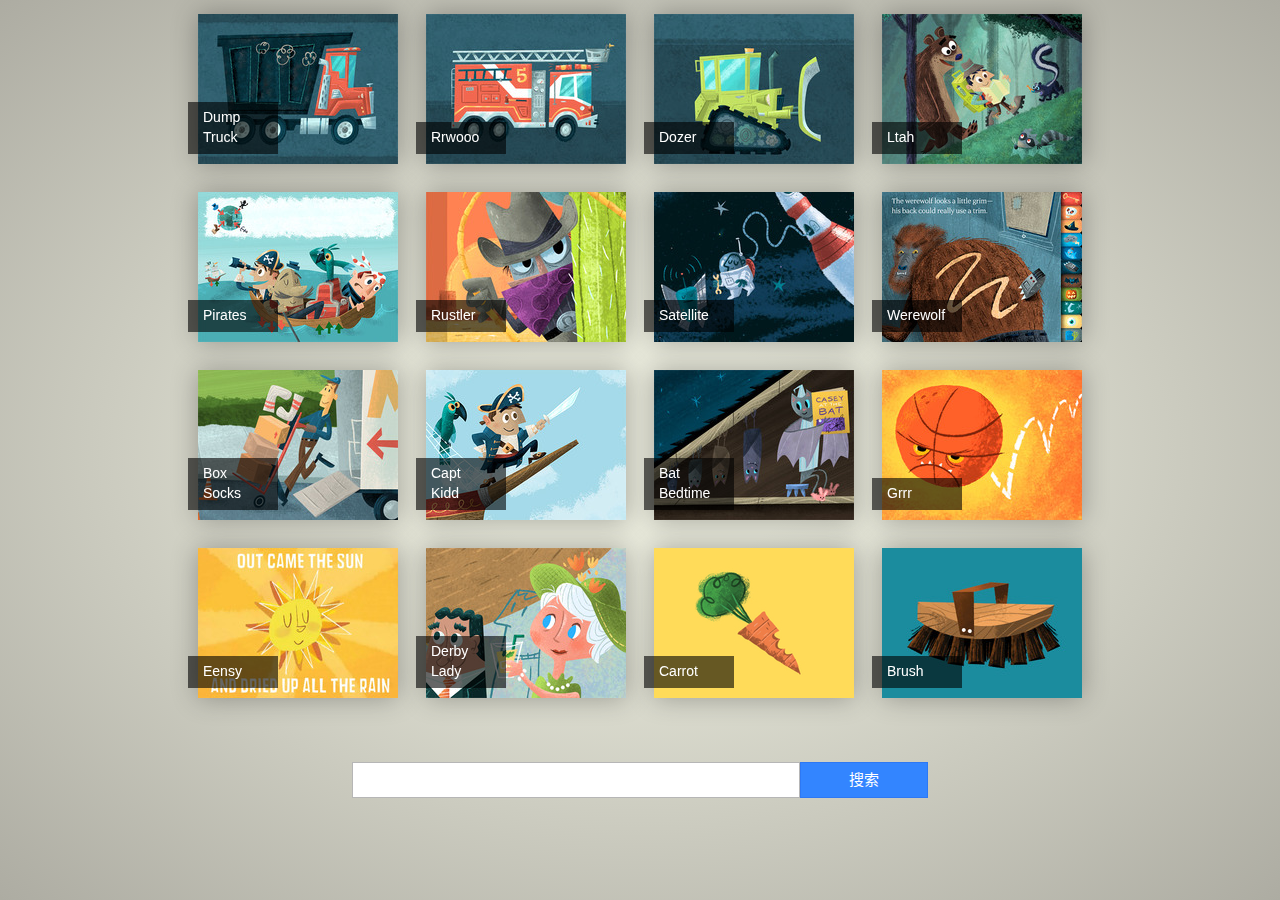
<file: src/main/webapp/tome/search.html>
<!DOCTYPE html>
<html lang="zh-CN">
<head>
	<title>demo</title>
	<meta charset="utf-8">
	<meta name="viewport" content="width=device-width, initial-scale=1">
	<link rel="stylesheet" type="text/css" href="css/bootstrap.min.css">
	<script type="text/javascript" src="../jQuery3.1/jquery-3.1.1.min.js"></script>
	<meta name="description" content="Tutorial : Portfolio Flipping Slider Using jQuery & CSS3">
	<meta name="author" content="Webstuffshare">
	<link rel="stylesheet" href="css/demo.css?v=2">
	<script src="javascript/modernizr.custom.34807.js"></script>
	<link rel="stylesheet" type="text/css" href="css/style.css">
</head>
<body>
<div id="container">
	<div id="portfolio"></div>
	<ul id="portfolio-item">
		<li><img src="images/dumptruck_teaser.jpeg" alt="Dump Truck" /></li>
		<li><img src="images/rrwooo_rrwooo_teaser.jpeg" alt="Rrwooo" /></li>
		<li><img src="images/dozer_teaser.jpeg" alt="Dozer" /></li>
		<li><img src="images/ltah_teaser.jpeg" alt="Ltah" /></li>
		<li><img src="images/pirates_teaser.jpeg" alt="Pirates" /></li>
		<li><img src="images/rustler_teaser.jpeg" alt="Rustler" /></li>
		<li><img src="images/satellite_teaser.jpeg" alt="Satellite" /></li>
		<li><img src="images/werewolf_teaser.jpeg" alt="Werewolf" /></li>
		<li><img src="images/box_socks_teaser.jpeg" alt="Box Socks" /></li>
		<li><img src="images/capt_kidd_teaser.jpeg" alt="Capt Kidd" /></li>
		<li><img src="images/bat_bedtime_teaser.jpeg" alt="Bat Bedtime" /></li>
		<li><img src="images/grrr_teaser.jpeg" alt="Grrr" /></li>
		<li><img src="images/eensy_teaser.jpeg" alt="Eensy" /></li>
		<li><img src="images/derby_lady_teaser.jpeg" alt="Derby Lady" /></li>
		<li><img src="images/carrot_teaser.jpeg" alt="Carrot" /></li>
		<li><img src="images/brush_teaser.jpeg" alt="Brush" /></li>
		<li><img src="images/nunatakdribbble_teaser.jpeg" alt="Nunatak" /></li>
		<li><img src="images/reefdribbble_teaser.jpeg" alt="Reef" /></li>
		<li><img src="images/glacier_teaser.jpeg" alt="Glacier" /></li>
		<li><img src="images/carddribbble_teaser.jpeg" alt="Card" /></li>
		<li><img src="images/cove_teaser.jpeg" alt="Cove" /></li>
		<li><img src="images/canal_teaser.jpeg" alt="Canal" /></li>
		<li><img src="images/shot_1300121080_teaser.jpeg" alt="Biome" /></li>
		<li><img src="images/shot_1300969987_teaser.jpeg" alt="Globe" /></li>
		<li><img src="images/bestican_teaser.jpeg" alt="Bestican" /></li>
		<li><img src="images/bifocal_teaser.jpeg" alt="Bifocal" /></li>
		<li><img src="images/soupsearch_teaser.jpeg" alt="Soup Search" /></li>
		<li><img src="images/sub_teaser.jpeg" alt="Submarine" /></li>
		<li><img src="images/tomatosoup_teaser.jpeg" alt="Tomato Soup" /></li>
		<li><img src="images/harry_teaser.jpeg" alt="Hipster Harry" /></li>
		<li><img src="images/for_the_man_teaser.jpeg" alt="For The Man" /></li>
		<li><img src="images/extra_teaser.jpeg" alt="Indulgence" /></li>

        <li><img src="images/reefdribbble_teaser.jpeg" alt="Reef" /></li>
        <li><img src="images/glacier_teaser.jpeg" alt="Glacier" /></li>
        <li><img src="images/carddribbble_teaser.jpeg" alt="Card" /></li>
        <li><img src="images/cove_teaser.jpeg" alt="Cove" /></li>
        <li><img src="images/canal_teaser.jpeg" alt="Canal" /></li>
        <li><img src="images/shot_1300121080_teaser.jpeg" alt="Biome" /></li>
        <li><img src="images/shot_1300969987_teaser.jpeg" alt="Globe" /></li>
        <li><img src="images/bestican_teaser.jpeg" alt="Bestican" /></li>
        <li><img src="images/bifocal_teaser.jpeg" alt="Bifocal" /></li>
        <li><img src="images/soupsearch_teaser.jpeg" alt="Soup Search" /></li>
        <li><img src="images/sub_teaser.jpeg" alt="Submarine" /></li>
        <li><img src="images/tomatosoup_teaser.jpeg" alt="Tomato Soup" /></li>
        <li><img src="images/harry_teaser.jpeg" alt="Hipster Harry" /></li>
        <li><img src="images/for_the_man_teaser.jpeg" alt="For The Man" /></li>
        <li><img src="images/extra_teaser.jpeg" alt="Indulgence" /></li>
	</ul>
</div>

<div class="s_search">
	<form class="s_from">
		<input type="search" class="s_from_content"  name="">
		<!-- <span> -->
		<input type="submit" class="s_search_a" value="搜索">
		<!-- </span> -->
	</form>
</div>
<script> if(!Modernizr.csstransforms3d) document.getElementById('information').style.display = 'block'; </script>

<script src="javascript/demo.js"></script>

<!--footer-->
</body>
<script type="text/javascript">
	$(window).resize(function(){ 
	     $(".s_search").css({
	          	position: "absolute", 
	         	left: ($(window).width() - $(".s_search").outerWidth())/2, 
	         	top: ($(window).height() - $(".s_search").outerHeight())/2 
	     });        
	 }); 
	$(function(){ 
     	$(window).resize(); 
 	}); 
</script>
</html>
</file>
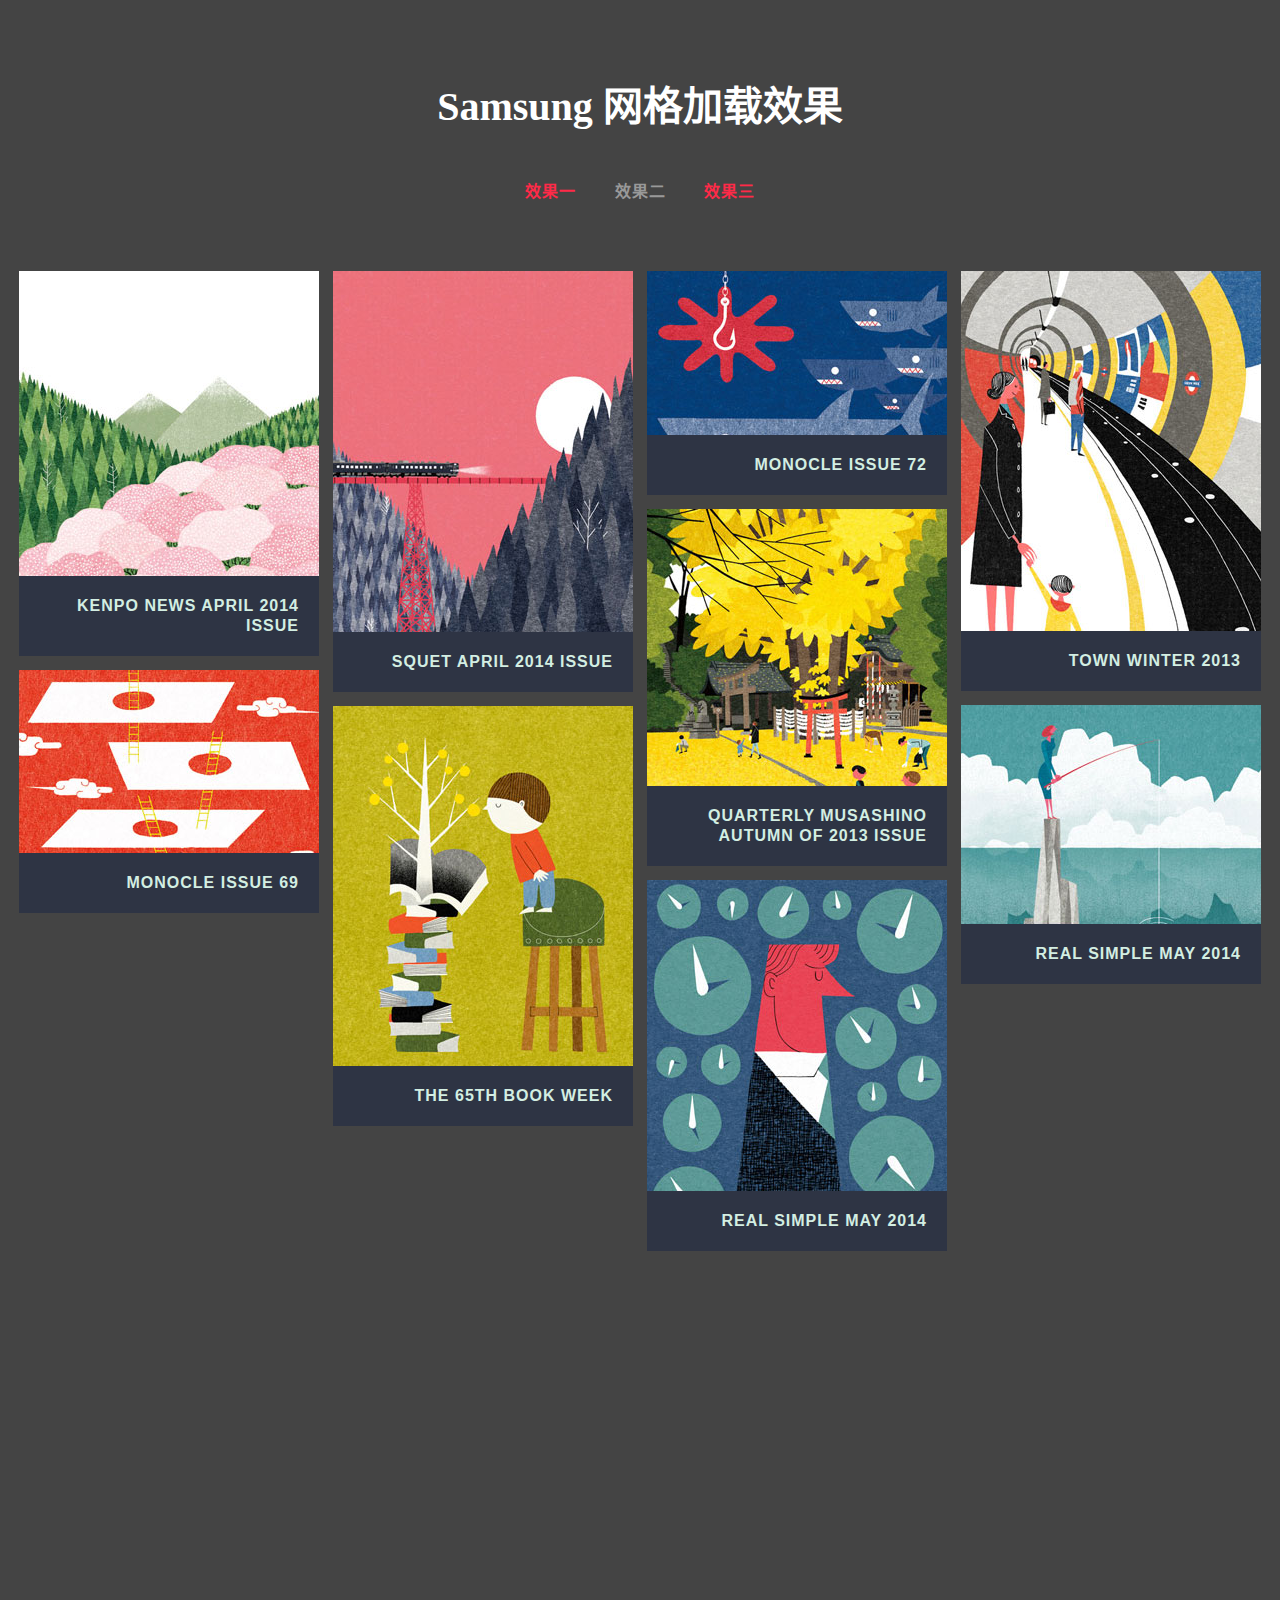
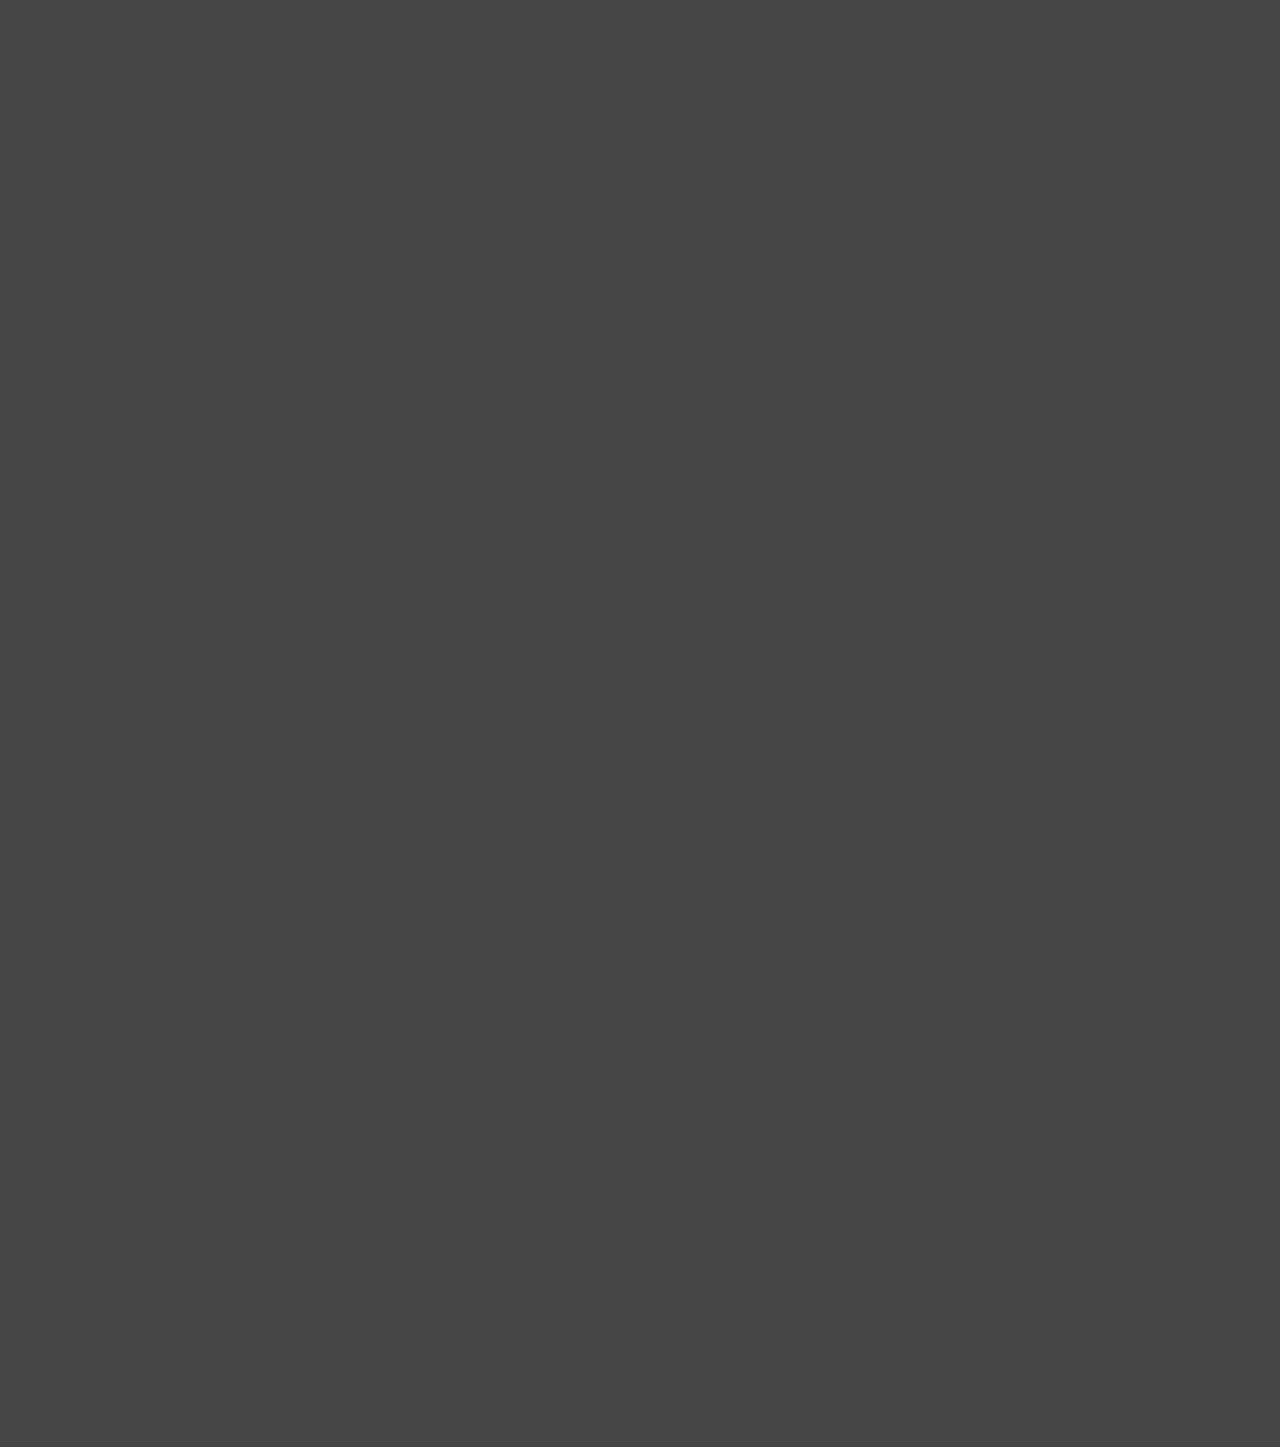
<file: src/main/webapp/ztahti/samsung-grid/index2.html>
<!DOCTYPE html>
<html lang="zh-cn">
	<head>
		<meta charset="UTF-8" />
		<meta http-equiv="X-UA-Compatible" content="IE=edge"> 
		<meta name="viewport" content="width=device-width, initial-scale=1"> 
		<title>Samsung 网格加载效果 | Demo 2</title>
		<meta name="description" content="Grid Loading and Hover Effect: Recreating Samsung's grid loading effect" />
		<meta name="keywords" content="grid loading, swipe, effect, slide, masonry, web design, tutorial" />
		<link rel="stylesheet" type="text/css" href="css/normalize.css" />
		<link rel="stylesheet" type="text/css" href="css/demo.css" />
		<link rel="stylesheet" type="text/css" href="css/component.css" />
		<!-- 广告 -->
		<!-- <link rel="stylesheet" href="css/init.css"> -->
		<style>
		body {
			background: #444;
		}
		.codrops-demos a.current-demo {
			color: #999;
		}
		.codrops-header h1 {
			margin-top: 50px;
			font-family: 'Microsoft Yahei';
			color: #fff;
		}
		</style>
		<script src="js/modernizr.custom.js"></script>
	</head>
	<body>
		<div class="container">
			<header class="codrops-header">
				<h1>Samsung 网格加载效果</h1>	
				<nav class="codrops-demos">
					<a href="index.html">效果一</a>
					<a class="current-demo" href="index2.html">效果二</a>
					<a href="index3.html">效果三</a>
				</nav>
			</header>
			<section class="grid-wrap">
				<ul class="grid swipe-down" id="grid">
					<li><a href="#"><img src="img/1.jpg" alt="img01"><h3>Kenpo News April 2014 issue</h3></a></li>
					<li><a href="#"><img src="img/2.jpg" alt="img02"><h3>SQUET April 2014 issue</h3></a></li>
					<li><a href="#"><img src="img/3.jpg" alt="img03"><h3>MONOCLE issue 72</h3></a></li>
					<li><a href="#"><img src="img/4.jpg" alt="img04"><h3>TOWN Winter 2013</h3></a></li>
					<li><a href="#"><img src="img/5.jpg" alt="img05"><h3>Quarterly Musashino autumn of 2013 issue</h3></a></li>
					<li><a href="#"><img src="img/6.jpg" alt="img06"><h3>MONOCLE issue 69</h3></a></li>
					<li><a href="#"><img src="img/7.jpg" alt="img07"><h3>Real Simple May 2014</h3></a></li>
					<li><a href="#"><img src="img/8.jpg" alt="img08"><h3>The 65th Book Week</h3></a></li>
					<li><a href="#"><img src="img/9.jpg" alt="img09"><h3>Real Simple May 2014</h3></a></li>
					<li><a href="#"><img src="img/10.jpg" alt="img10"><h3>Quarterly Musashino spring of 2014 issue</h3></a></li>
					<li><a href="#"><img src="img/11.jpg" alt="img11"><h3>MAJESTY express vol. 01</h3></a></li>
					<li><a href="#"><img src="img/12.jpg" alt="img12"><h3>Shitamachi Rocket</h3></a></li>
					<li><a href="#"><img src="img/13.jpg" alt="img13"><h3>Quarterly Musashino winter of 2013 issue</h3></a></li>
					<li><a href="#"><img src="img/14.jpg" alt="img14"><h3>MAINICHI CHUUGOKUGO April 2014</h3></a></li>
					<li><a href="#"><img src="img/1.jpg" alt="img01"><h3>Kenpo News April 2014 issue</h3></a></li>
					<li><a href="#"><img src="img/2.jpg" alt="img02"><h3>SQUET April 2014 issue</h3></a></li>
					<li><a href="#"><img src="img/3.jpg" alt="img03"><h3>MONOCLE issue 72</h3></a></li>
					<li><a href="#"><img src="img/4.jpg" alt="img04"><h3>TOWN Winter 2013</h3></a></li>
					<li><a href="#"><img src="img/5.jpg" alt="img05"><h3>Quarterly Musashino autumn of 2013 issue</h3></a></li>
					<li><a href="#"><img src="img/6.jpg" alt="img06"><h3>MONOCLE issue 69</h3></a></li>
					<li><a href="#"><img src="img/7.jpg" alt="img07"><h3>Real Simple May 2014</h3></a></li>
					<li><a href="#"><img src="img/8.jpg" alt="img08"><h3>The 65th Book Week</h3></a></li>
					<li><a href="#"><img src="img/9.jpg" alt="img09"><h3>Real Simple May 2014</h3></a></li>
					<li><a href="#"><img src="img/10.jpg" alt="img10"><h3>Quarterly Musashino spring of 2014 issue</h3></a></li>
					<li><a href="#"><img src="img/11.jpg" alt="img11"><h3>MAJESTY express vol. 01</h3></a></li>
					<li><a href="#"><img src="img/12.jpg" alt="img12"><h3>Shitamachi Rocket</h3></a></li>
					<li><a href="#"><img src="img/13.jpg" alt="img13"><h3>Quarterly Musashino winter of 2013 issue</h3></a></li>
					<li><a href="#"><img src="img/14.jpg" alt="img14"><h3>MAINICHI CHUUGOKUGO April 2014</h3></a></li>
				</ul>
			</section>
		</div><!-- /container -->
		<div class="footer-banner" style="width:728px; margin:160px auto 100px"></div>
		<script src="js/masonry.pkgd.min.js"></script>
		<script src="js/imagesloaded.pkgd.min.js"></script>
		<script src="js/classie.js"></script>
		<script src="js/colorfinder-1.1.js"></script>
		<script src="js/gridScrollFx.js"></script>
		<script>
			new GridScrollFx( document.getElementById( 'grid' ), {
				viewportFactor : 0.4
			} );
		</script>
		<script src="js/jquery.min.js"></script>
		<!-- 广告 -->
		<!-- <script src="js/init.js"></script> -->
	</body>
</html>
</file>
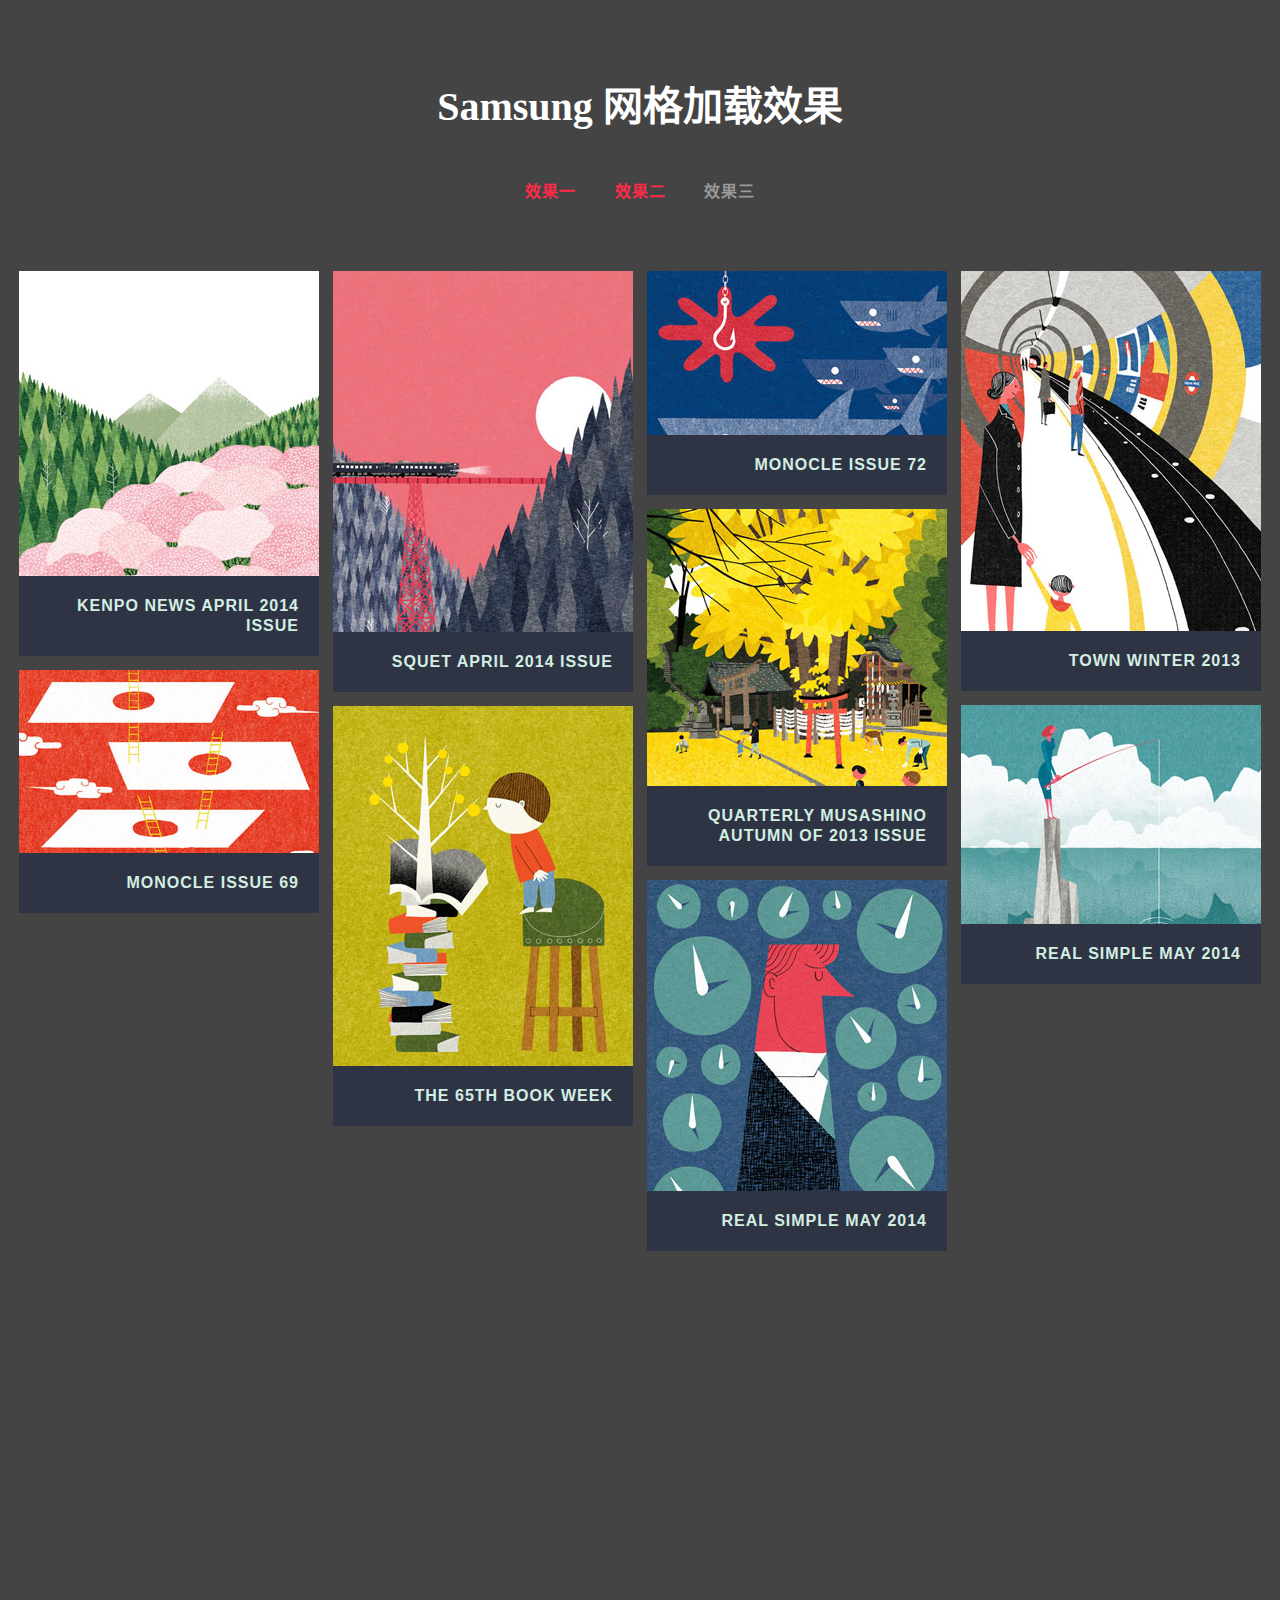
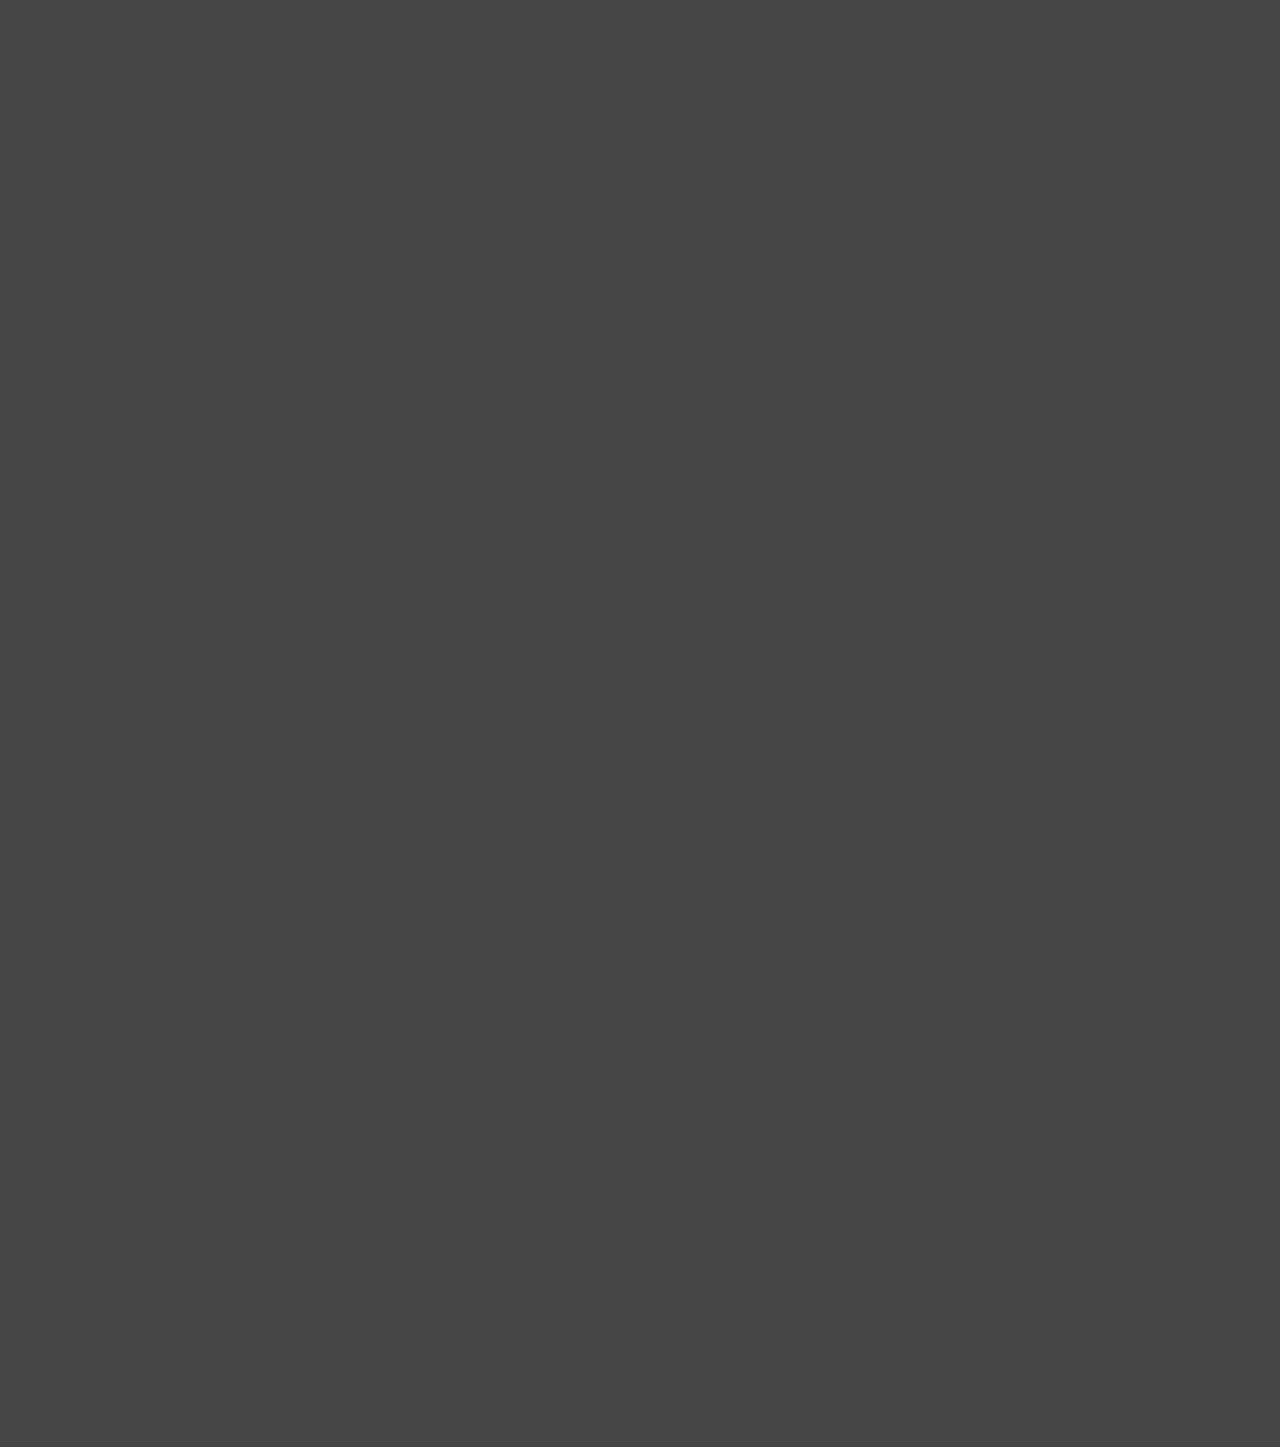
<file: src/main/webapp/ztahti/samsung-grid/index3.html>
<!DOCTYPE html>
<html lang="zh-cn">
	<head>
		<meta charset="UTF-8" />
		<meta http-equiv="X-UA-Compatible" content="IE=edge"> 
		<meta name="viewport" content="width=device-width, initial-scale=1"> 
		<title>Samsung 网格加载效果 | Demo 3</title>
		<meta name="description" content="Grid Loading and Hover Effect: Recreating Samsung's grid loading effect" />
		<meta name="keywords" content="grid loading, swipe, effect, slide, masonry, web design, tutorial" />
		<link rel="stylesheet" type="text/css" href="css/normalize.css" />
		<link rel="stylesheet" type="text/css" href="css/demo.css" />
		<link rel="stylesheet" type="text/css" href="css/component.css" />
		<!-- 广告 -->
		<!-- <link rel="stylesheet" href="css/init.css"> -->
		<style>
		body {
			background: #444;
		}
		.codrops-demos a.current-demo {
			color: #999;
		}
		.codrops-header h1 {
			margin-top: 50px;
			font-family: 'Microsoft Yahei';
			color: #fff;
		}
		</style>
		<script src="js/modernizr.custom.js"></script>
	</head>
	<body>
		<div class="container">
			<header class="codrops-header">
				<h1>Samsung 网格加载效果</h1>	
				<nav class="codrops-demos">
					<a href="index.html">效果一</a>
					<a href="index2.html">效果二</a>
					<a class="current-demo" href="index3.html">效果三</a>
				</nav>
			</header>
			<section class="grid-wrap">
				<ul class="grid swipe-rotate" id="grid">
					<li><a href="#"><img src="img/1.jpg" alt="img01"><h3>Kenpo News April 2014 issue</h3></a></li>
					<li><a href="#"><img src="img/2.jpg" alt="img02"><h3>SQUET April 2014 issue</h3></a></li>
					<li><a href="#"><img src="img/3.jpg" alt="img03"><h3>MONOCLE issue 72</h3></a></li>
					<li><a href="#"><img src="img/4.jpg" alt="img04"><h3>TOWN Winter 2013</h3></a></li>
					<li><a href="#"><img src="img/5.jpg" alt="img05"><h3>Quarterly Musashino autumn of 2013 issue</h3></a></li>
					<li><a href="#"><img src="img/6.jpg" alt="img06"><h3>MONOCLE issue 69</h3></a></li>
					<li><a href="#"><img src="img/7.jpg" alt="img07"><h3>Real Simple May 2014</h3></a></li>
					<li><a href="#"><img src="img/8.jpg" alt="img08"><h3>The 65th Book Week</h3></a></li>
					<li><a href="#"><img src="img/9.jpg" alt="img09"><h3>Real Simple May 2014</h3></a></li>
					<li><a href="#"><img src="img/10.jpg" alt="img10"><h3>Quarterly Musashino spring of 2014 issue</h3></a></li>
					<li><a href="#"><img src="img/11.jpg" alt="img11"><h3>MAJESTY express vol. 01</h3></a></li>
					<li><a href="#"><img src="img/12.jpg" alt="img12"><h3>Shitamachi Rocket</h3></a></li>
					<li><a href="#"><img src="img/13.jpg" alt="img13"><h3>Quarterly Musashino winter of 2013 issue</h3></a></li>
					<li><a href="#"><img src="img/14.jpg" alt="img14"><h3>MAINICHI CHUUGOKUGO April 2014</h3></a></li>
					<li><a href="#"><img src="img/1.jpg" alt="img01"><h3>Kenpo News April 2014 issue</h3></a></li>
					<li><a href="#"><img src="img/2.jpg" alt="img02"><h3>SQUET April 2014 issue</h3></a></li>
					<li><a href="#"><img src="img/3.jpg" alt="img03"><h3>MONOCLE issue 72</h3></a></li>
					<li><a href="#"><img src="img/4.jpg" alt="img04"><h3>TOWN Winter 2013</h3></a></li>
					<li><a href="#"><img src="img/5.jpg" alt="img05"><h3>Quarterly Musashino autumn of 2013 issue</h3></a></li>
					<li><a href="#"><img src="img/6.jpg" alt="img06"><h3>MONOCLE issue 69</h3></a></li>
					<li><a href="#"><img src="img/7.jpg" alt="img07"><h3>Real Simple May 2014</h3></a></li>
					<li><a href="#"><img src="img/8.jpg" alt="img08"><h3>The 65th Book Week</h3></a></li>
					<li><a href="#"><img src="img/9.jpg" alt="img09"><h3>Real Simple May 2014</h3></a></li>
					<li><a href="#"><img src="img/10.jpg" alt="img10"><h3>Quarterly Musashino spring of 2014 issue</h3></a></li>
					<li><a href="#"><img src="img/11.jpg" alt="img11"><h3>MAJESTY express vol. 01</h3></a></li>
					<li><a href="#"><img src="img/12.jpg" alt="img12"><h3>Shitamachi Rocket</h3></a></li>
					<li><a href="#"><img src="img/13.jpg" alt="img13"><h3>Quarterly Musashino winter of 2013 issue</h3></a></li>
					<li><a href="#"><img src="img/14.jpg" alt="img14"><h3>MAINICHI CHUUGOKUGO April 2014</h3></a></li>
				</ul>
			</section>
		</div><!-- /container -->
		<div class="footer-banner" style="width:728px; margin:160px auto 100px"></div>
		<script src="js/masonry.pkgd.min.js"></script>
		<script src="js/imagesloaded.pkgd.min.js"></script>
		<script src="js/classie.js"></script>
		<script src="js/colorfinder-1.1.js"></script>
		<script src="js/gridScrollFx.js"></script>
		<script>
			new GridScrollFx( document.getElementById( 'grid' ), {
				viewportFactor : 0.4
			} );
		</script>
		<script src="js/jquery.min.js"></script>
		<!-- 广告 -->
		<!-- <script src="js/init.js"></script> -->
	</body>
</html>
</file>
<file: src/main/webapp/ztahti/3D/index.css>
@CHARSET "UTF-8";
html {
  height: 100%;
  perspective: 16em;
  background: dimgrey;
}

.shape, .shape *, .shape *:before, .shape *:after {
  position: absolute;
  top: 50%;
  left: 50%;
  margin: -4em;
  padding: 0;
  width: 8em;
  height: 8em;
  transform-style: preserve-3d;
}

.shape {
  list-style: none;
  animation: rot 16s infinite linear;
}

@keyframes rot {
  from {
    transform: rotateY(-17deg) rotateX(41deg) rotate(-62deg);
  }

  to {
    transform: rotateY(343deg) rotateX(-319deg) rotate(298deg);
  }
}

.pyramid:nth-child(1) {
  transform: rotateY(0deg) translateZ(4em);
}
.pyramid:nth-child(1) .face:nth-child(1):before {
  background-color: #ff4000;
  background-image: url("http://imgsrc.hubblesite.org/hu/db/images/hs-2013-24-a-web.jpg");
}
.pyramid:nth-child(1) .face:nth-child(2):before {
  background-color: #ff8000;
  background-image: url("http://imgsrc.hubblesite.org/hu/db/images/hs-2012-10-c-web.jpg");
}
.pyramid:nth-child(1) .face:nth-child(3):before {
  background-color: #ffbf00;
  background-image: url("http://imgsrc.hubblesite.org/hu/db/images/hs-2007-25-d-web.jpg");
}
.pyramid:nth-child(1) .face:nth-child(4):before {
  background-color: yellow;
  background-image: url("http://imgsrc.hubblesite.org/hu/db/images/hs-1999-19-b-web.jpg");
}
.pyramid:nth-child(2) {
  transform: rotateY(90deg) translateZ(4em);
}
.pyramid:nth-child(2) .face:nth-child(1):before {
  background-color: #bfff00;
  background-image: url("http://imgsrc.hubblesite.org/hu/db/images/hs-2010-03-c-web.jpg");
}
.pyramid:nth-child(2) .face:nth-child(2):before {
  background-color: #80ff00;
  background-image: url("http://imgsrc.hubblesite.org/hu/db/images/hs-2010-22-a-web.jpg");
}
.pyramid:nth-child(2) .face:nth-child(3):before {
  background-color: #40ff00;
  background-image: url("http://imgsrc.hubblesite.org/hu/db/images/hs-2008-09-g-web.jpg");
}
.pyramid:nth-child(2) .face:nth-child(4):before {
  background-color: lime;
  background-image: url("http://imgsrc.hubblesite.org/hu/db/images/hs-2013-23-a-web.jpg");
}
.pyramid:nth-child(3) {
  transform: rotateY(180deg) translateZ(4em);
}
.pyramid:nth-child(3) .face:nth-child(1):before {
  background-color: #00ff40;
  background-image: url("http://imgsrc.hubblesite.org/hu/db/images/hs-2011-01-a-web.jpg");
}
.pyramid:nth-child(3) .face:nth-child(2):before {
  background-color: #00ff80;
  background-image: url("http://imgsrc.hubblesite.org/hu/db/images/hs-1990-15-a-web.jpg");
}
.pyramid:nth-child(3) .face:nth-child(3):before {
  background-color: #00ffbf;
  background-image: url("http://imgsrc.hubblesite.org/hu/db/images/hs-2008-31-a-web.jpg");
}
.pyramid:nth-child(3) .face:nth-child(4):before {
  background-color: cyan;
  background-image: url("http://imgsrc.hubblesite.org/hu/db/images/hs-2004-07-n-web.jpg");
}
.pyramid:nth-child(4) {
  transform: rotateY(270deg) translateZ(4em);
}
.pyramid:nth-child(4) .face:nth-child(1):before {
  background-color: deepskyblue;
  background-image: url("http://imgsrc.hubblesite.org/hu/db/images/hs-2009-25-bc-web.jpg");
}
.pyramid:nth-child(4) .face:nth-child(2):before {
  background-color: #007fff;
  background-image: url("http://imgsrc.hubblesite.org/hu/db/images/hs-2012-01-a-web.jpg");
}
.pyramid:nth-child(4) .face:nth-child(3):before {
  background-color: #0040ff;
  background-image: url("http://imgsrc.hubblesite.org/hu/db/images/hs-2010-35-a-web.jpg");
}
.pyramid:nth-child(4) .face:nth-child(4):before {
  background-color: blue;
  background-image: url("http://imgsrc.hubblesite.org/hu/db/images/hs-2004-27-a-web.jpg");
}
.pyramid:nth-child(5) {
  transform: rotateX(90deg) translateZ(4em);
}
.pyramid:nth-child(5) .face:nth-child(1):before {
  background-color: #4000ff;
  background-image: url("http://imgsrc.hubblesite.org/hu/db/images/hs-2013-13-a-web.jpg");
}
.pyramid:nth-child(5) .face:nth-child(2):before {
  background-color: #7f00ff;
  background-image: url("http://imgsrc.hubblesite.org/hu/db/images/hs-2006-01-a-web.jpg");
}
.pyramid:nth-child(5) .face:nth-child(3):before {
  background-color: #bf00ff;
  background-image: url("http://imgsrc.hubblesite.org/hu/db/images/hs-1997-11-b-web.jpg");
}
.pyramid:nth-child(5) .face:nth-child(4):before {
  background-color: magenta;
  background-image: url("http://imgsrc.hubblesite.org/hu/db/images/hs-2004-10-a-web.jpg");
}
.pyramid:nth-child(6) {
  transform: rotateX(-90deg) translateZ(4em);
}
.pyramid:nth-child(6) .face:nth-child(1):before {
  background-color: #ff00bf;
  background-image: url("http://imgsrc.hubblesite.org/hu/db/images/hs-2004-32-d-web.jpg");
}
.pyramid:nth-child(6) .face:nth-child(2):before {
  background-color: #ff0080;
  background-image: url("http://imgsrc.hubblesite.org/hu/db/images/hs-2003-13-a-web.jpg");
}
.pyramid:nth-child(6) .face:nth-child(3):before {
  background-color: #ff0040;
  background-image: url("http://imgsrc.hubblesite.org/hu/db/images/hs-2008-28-c-web.jpg");
}
.pyramid:nth-child(6) .face:nth-child(4):before {
  background-color: red;
  background-image: url("http://imgsrc.hubblesite.org/hu/db/images/hs-1999-23-c-web.jpg");
}

.face {
  overflow: hidden;
  backface-visibility: hidden;
}
.face:nth-child(1) {
  transform: rotate(0deg) translateY(4em) rotateX(-54.73561deg) rotate(30deg) skewY(30deg) scaleX(0.86603);
}
.face:nth-child(2) {
  transform: rotate(90deg) translateY(4em) rotateX(-54.73561deg) rotate(30deg) skewY(30deg) scaleX(0.86603);
}
.face:nth-child(3) {
  transform: rotate(180deg) translateY(4em) rotateX(-54.73561deg) rotate(30deg) skewY(30deg) scaleX(0.86603);
}
.face:nth-child(4) {
  transform: rotate(270deg) translateY(4em) rotateX(-54.73561deg) rotate(30deg) skewY(30deg) scaleX(0.86603);
}
.face:before {
  transform: scaleX(1.1547) skewY(-30deg) rotate(-30deg) translateY(-4em);
  box-shadow: inset 0 -1px rgba(255, 255, 255, 0.85);
  background-position: 50% 86.66%;
  background-size: cover;
  content: '';
}
.face:after {
  box-shadow: inset 1px 1px rgba(255, 255, 255, 0.5);
  content: '';
}
</file>
<file: src/main/webapp/ztahti/samsung-grid/css/demo.css>
@font-face {
	font-weight: normal;
	font-style: normal;
	font-family: 'codropsicons';
	src:url('../fonts/codropsicons/codropsicons.eot');
	src:url('../fonts/codropsicons/codropsicons.eot?#iefix') format('embedded-opentype'),
		url('../fonts/codropsicons/codropsicons.woff') format('woff'),
		url('../fonts/codropsicons/codropsicons.ttf') format('truetype'),
		url('../fonts/codropsicons/codropsicons.svg#codropsicons') format('svg');
}

*, *:after, *:before { -webkit-box-sizing: border-box; -moz-box-sizing: border-box; box-sizing: border-box; }
.clearfix:before, .clearfix:after { content: ''; display: table; }
.clearfix:after { clear: both; }

body {
	background: #D3EEE2;
	color: #2E3444;
	font-size: 100%;
	line-height: 1.25;
	font-family: 'Lato', sans-serif;
	font-weight: 300;
}

a {
	color: #FF2A48;
	text-decoration: none;
	outline: none;
}

a:hover, a:focus {
	color: #2E3444;
}

.codrops-header {
	margin: 0 auto;
	padding: 2em;
	text-align: center;
}

.codrops-header h1 {
	margin: 0;
	font-size: 2.5em;
	font-weight: 900;
}

.codrops-header h1 span {
	display: block;
	padding: 0.2em 0 0.6em 0.1em;
	font-size: 0.6em;
	font-weight: 300;
}

/* Demo links */
.codrops-demos {
	padding-top: 50px;
}

.codrops-demos a {
	text-transform: uppercase;
	letter-spacing: 1px;
	margin: 15px;
	padding: 5px 2px;
	font-weight: 900;
}

.codrops-demos a.current-demo {
	color: #2E3444;
}

/* To Navigation Style */
.codrops-top {
	width: 100%;
	text-transform: uppercase;
	font-weight: 800;
	font-style: normal;
	font-size: 0.69em;
	line-height: 2.2;
}

.codrops-top a {
	display: inline-block;
	padding: 0 1em;
	text-decoration: none;
	letter-spacing: 1px;
}

.codrops-top span.right {
	float: right;
}

.codrops-top span.right a {
	display: block;
	float: left;
}

.codrops-icon:before {
	margin: 0 4px;
	text-transform: none;
	font-weight: normal;
	font-style: normal;
	font-variant: normal;
	font-family: 'codropsicons';
	line-height: 1;
	speak: none;
	-webkit-font-smoothing: antialiased;
}

.codrops-icon-drop:before {
	content: "\e001";
}

.codrops-icon-prev:before {
	content: "\e004";
}

section {
	padding: 1em;
	text-align: center;
}

.related {
	padding: 15em 0 3em;
	clear: both;
}

.related p {
	font-size: 1.5em;
}

.related > a {
	border: 1px solid #2E3444;
	display: inline-block;
	text-align: center;
	margin: 20px 10px;
	padding: 25px;
	color: #2E3444;
}

.related a:hover {
	border-color: #FF2A48;
	color: #FF2A48;
}

.related a img {
	max-width: 100%;
	opacity: 0.8;
}

.related a:hover img,
.related a:active img {
	opacity: 1;
}

.related a h3 {
	margin: 0;
	padding: 0.5em 0 0.3em;
	max-width: 300px;
	text-align: left;
}

@media screen and (max-width: 25em) {

	.codrops-icon span {
		display: none;
	}

}
</file>
<file: src/main/webapp/ztahti/samsung-grid/css/component.css>
.grid-wrap {
	clear: both;
	margin: 0 auto;
	padding: 0;
	max-width: 1260px;
}

.grid {
	margin: 30px auto;
	padding: 0;
	list-style: none;
	min-height: 500px;
}

.js .grid {
	background: url(../img/loading.gif) no-repeat 50% 100px;
}

.js .grid.loaded {
	background: none;
}

.grid li {
	display: inline-block;
	overflow: hidden;
	width: 314px;
	text-align: left;
	vertical-align: top;
}

.js .grid li {
	display: none;
	float: left;
}

.js .grid.loaded li {
	display: block;
}

/* Title box */
.title-box h2 {
	display: block;
	margin: 7px;
	padding: 20px;
	background: #2E3444;
	color: #D3EEE2;
	text-transform: uppercase;
	letter-spacing: 1px;
	font-weight: 300;
}

.title-box h2 a {
	display: block;
	font-weight: 900;
}

.title-box h2 a:hover {
	color: #D3EEE2;
}

/* Anchor and image */
.grid li > a,
.grid li img {
	display: block;
	outline: none;
	border: none;
}

.grid li > a {
	position: relative;
	overflow: hidden;
	margin: 7px;
}

/* Curtain element */
.grid .curtain {
	position: absolute;
	top: 0;
	left: 0;
	z-index: 100;
	width: 100%;
	height: 100%;
	background: #96cdc8;
}

.grid.swipe-right .curtain {
	-webkit-transform: translate3d(-100%,0,0);
	transform: translate3d(-100%,0,0);
}

.grid.swipe-down .curtain {
	-webkit-transform: translate3d(0,-100%,0);
	transform: translate3d(0,-100%,0);
}

.grid.swipe-rotate .curtain {
	width: 200%;
	height: 200%;
	-webkit-transform: rotate3d(0,0,1,90deg);
	transform: rotate3d(0,0,1,90deg);
	-webkit-transform-origin: top left;
	transform-origin: top left;
}

/* Shadow */
.grid .curtain::after {
	position: absolute;
	top: 0;
	left: 0;
	width: 100%;
	height: 100%;
	background: rgba(0,0,0,1);
	content: '';
}

.grid.swipe-right .curtain::after,
.grid.swipe-rotate .curtain::after {
	left: -100%;
}

.grid.swipe-down .curtain::after {
	top: -100%;
}

/* Title */
.grid li h3 {
	position: absolute;
	bottom: 0;
	left: 0;
	margin: 0;
	padding: 20px;
	width: 100%;
	background: #2E3444;
	color: #D3EEE2;
	text-align: right;
	text-transform: uppercase;
	letter-spacing: 1px;
	font-weight: 800;
	font-size: 1em;
	-webkit-transition: -webkit-transform 0.2s, color 0.2s;
	transition: transform 0.2s, color 0.2s;
}

/* Pseudo element for hover effect */
.grid li > a::before {
	position: absolute;
	top: 0;
	left: 0;
	width: 100.5%;
	height: 100.5%;
	border: 0px solid transparent;
	background: rgba(0,0,0,0);
	content: '';
	-webkit-transition: border-width 0.2s, border-color 0.2s;
	transition: border-width 0.2s, border-color 0.2s;
}

/* Hover effects */
.grid li.shown:hover h3 {
	color: #fff;
	-webkit-transform: translate3d(0,-30px,0);
	transform: translate3d(0,-30px,0);
}

.grid li.shown:hover > a::before {
	border-width: 14px;
	border-color: #2E3444;
}

/* Animations */

/* Swipe right */
.grid.swipe-right li.animate .curtain {
	-webkit-animation: swipeRight 1.5s cubic-bezier(0.6,0,0.4,1) forwards;
	animation: swipeRight 1.5s cubic-bezier(0.6,0,0.4,1) forwards;
}

@-webkit-keyframes swipeRight {
	0% {} /* fixes Chrome 35.0.1916.114 issue (easing breaks) */
	50%, 60% { -webkit-transform: translate3d(0,0,0); }
	100% { -webkit-transform: translate3d(100%,0,0); }
}

@keyframes swipeRight {
	0% {}
	50%, 60% { -webkit-transform: translate3d(0,0,0); transform: translate(0); }
	100% { -webkit-transform: translate3d(100%,0,0); transform: translate3d(100%,0,0); }
} 

/* Swipe down */
.grid.swipe-down li.animate .curtain {
	-webkit-animation: swipeDown 1.5s cubic-bezier(0.6,0,0.4,1) forwards;
	animation: swipeDown 1.5s cubic-bezier(0.6,0,0.4,1) forwards;
}

@-webkit-keyframes swipeDown {
	0% {} /* fixes Chrome 35.0.1916.114 issue (easing breaks) */
	50%, 60% { -webkit-transform: translate3d(0,0,0); }
	100% { -webkit-transform: translate3d(0,100%,0); }
}

@keyframes swipeDown {
	0% {}
	50%, 60% { -webkit-transform: translate(0); transform: translate(0); }
	100% { transform: translate3d(0,100%,0); transform: translate3d(0,100%,0); }
}

/* Swipe rotate */
.grid.swipe-rotate li.animate .curtain {
	-webkit-animation: swipeRotate 1.5s ease forwards;
	animation: swipeRotate 1.5s ease forwards;
}

@-webkit-keyframes swipeRotate {
	0% {} /* fixes Chrome 35.0.1916.114 issue (easing breaks) */
	50%, 60% { -webkit-transform: rotate3d(0,0,1,0deg); }
	100% { -webkit-transform: rotate3d(0,0,1,-90deg); }
}

@keyframes swipeRotate {
	0% {}
	50%, 60% { -webkit-transform: rotate3d(0,0,1,0deg); transform: rotate3d(0,0,1,0deg); }
	100% { -webkit-transform: rotate3d(0,0,1,-90deg); transform: rotate3d(0,0,1,-90deg); }
}

/* Shadow */
.grid li.animate .curtain::after {
	-webkit-animation: fadeOut 1.5s ease forwards;
	animation: fadeOut 1.5s ease forwards;
	-webkit-animation-delay: inherit;
	animation-delay: inherit;
}

@-webkit-keyframes fadeOut {
	0% {} /* fixes Chrome 35.0.1916.114 issue (easing breaks) */
	50%, 60% { opacity: 1; }
	100% { opacity: 0; }
}

@keyframes fadeOut {
	0% {}
	50%, 60% { opacity: 1; }
	100% { opacity: 0; }
}

/* Hide image and title and show at half time */
.js .grid li img,
.js .grid li h3 {
	visibility: hidden;
}

.grid li.animate img,
.grid li.animate h3 {
	-webkit-animation: showMe 1.5s step-end forwards;
	animation: showMe 1.5s step-end forwards;
}

@-webkit-keyframes showMe {
	from { visibility: hidden; }
	60%, 100% { visibility: visible; }
}

@keyframes showMe {
	from { visibility: hidden; }
	60%, 100% { visibility: visible; }
}

.grid li.shown img,
.grid li.shown h3 {
	visibility: visible;
}
</file>
<file: src/main/webapp/ztahti/samsung-grid/css/init.css>
*, *:after, *:before { -webkit-box-sizing: border-box; -moz-box-sizing: border-box; box-sizing: border-box; }
.clearfix:after{visibility:hidden;display:block;font-size:0;content:" ";clear:both;height:0}
.clearfix{*zoom:1}
.fl{float:left}
.fr{float:right}
.fl,.fr{_display:inline}
.top-banner {
	position:absolute;
	z-index: 999;
	left:0;
	top:0;
	height:40px;
	line-height:40px;
	padding:0 30px;
	width:100%;
	font-size: 13px;
	background-color: rgba(255, 255, 255, 0.15);
	color: #fff;
	/*text-shadow: 1px 1px 3px #333;*/
	/*box-shadow: 0 1px 0 #999;*/
}
.top-banner a {
	color: #fff;
	text-decoration: none;
}
</file>
<file: src/main/webapp/style/style.css>
/* ============================================================================================== 
This copyright notice must be kept untouched in the stylesheet at all times.
The original version of this stylesheet and the associated (x)html 
is available at http://www.script-tutorials.com/night-sky-with-twinkling-stars/
Copyright (c) Script Tutorials. All rights reserved.
This stylesheet and the associated (x)html may be modified in any way to fit your requirements.
================================================================================================= */
* {
    margin: 0;
    padding: 0;
}
header {
    background-color:rgba(33, 33, 33, 0.9);
    color:#ffffff;
    display:block;
    font: 14px/1.3 Arial,sans-serif;
    height:50px;
    position:relative;
    z-index:5;
}
h2{
    margin-top: 30px;
    text-align: center;
}
header h2{
    font-size: 22px;
    margin: 0 auto;
    padding: 10px 0;
    width: 80%;
    text-align: center;
}

/*@keyframes move-twink-back {
    from {background-position:0 0;}
    to {background-position:-10000px 5000px;}
}
@-webkit-keyframes move-twink-back {
    from {background-position:0 0;}
    to {background-position:-10000px 5000px;}
}
@-moz-keyframes move-twink-back {
    from {background-position:0 0;}
    to {background-position:-10000px 5000px;}
}
@-ms-keyframes move-twink-back {
    from {background-position:0 0;}
    to {background-position:-10000px 5000px;}
}*/

/*@keyframes move-clouds-back {
    from {background-position:0 0;}
    to {background-position:10000px 0;}
}
@-webkit-keyframes move-clouds-back {
    from {background-position:0 0;}
    to {background-position:10000px 0;}
}
@-moz-keyframes move-clouds-back {
    from {background-position:0 0;}
    to {background-position:10000px 0;}
}
@-ms-keyframes move-clouds-back {
    from {background-position: 0;}
    to {background-position:10000px 0;}
}*/

.stars, .twinkling {
  position:relative;
  top:0;
  left:0;
  right:0;
  bottom:0;
  width:100%;
  height:100%;
  display:block;
}

.stars {
  background:#000 url(images/stars.png) repeat top center;
  z-index:0;
}

.twinkling{
  background:transparent url(images/twinkling.png) repeat top center;
  z-index:1;

  -moz-animation:move-twink-back 200s linear infinite;
  -ms-animation:move-twink-back 200s linear infinite;
  -o-animation:move-twink-back 200s linear infinite;
  -webkit-animation:move-twink-back 200s linear infinite;
  animation:move-twink-back 200s linear infinite;
}
</file>
<file: src/main/webapp/tome/css/demo.css>
body {
  margin-top: 10px;
  background: #e9eadc;
  background: url([data-uri]);
  background: -moz-radial-gradient(center, ellipse cover,  #e9eadc 19%, #adaca2 100%);
  background: -webkit-gradient(radial, center center, 0px, center center, 100%, color-stop(19%,#e9eadc), color-stop(100%,#adaca2));
  background: -webkit-radial-gradient(center, ellipse cover,  #e9eadc 19%,#adaca2 100%);
  background: -o-radial-gradient(center, ellipse cover,  #e9eadc 19%,#adaca2 100%);
  background: -ms-radial-gradient(center, ellipse cover,  #e9eadc 19%,#adaca2 100%);
  background: radial-gradient(ellipse at center,  #e9eadc 19%,#adaca2 100%);
  filter: progid:DXImageTransform.Microsoft.gradient( startColorstr='#e9eadc', endColorstr='#adaca2',GradientType=1 );
  background-repeat: no-repeat;
  background-attachment: fixed;
  font-family: Oswald, Arial;
  text-align: center;
  color: #47473c;
}

a {
  color: #47473c;
  font-family: Lobster;
  font-style: normal;
  text-decoration: none;
  font-size: 15px;
}

a:hover {
  text-decoration: underline;
}

h1 {
  font-family: Lobster;
  font-weight: normal;
  margin: 0;
}

#container {
margin: 0 auto;
width: 1100px;
max-width: 1100px;
-webkit-perspective: 2000px;
   -moz-perspective: 2000px;
    -ms-perspective: 2000px;
     -o-perspective: 2000px;
        perspective: 2000px;
}
  
  #information {
    margin-top: 1em;
    display: block;
    color: red;
    font-size: 20px;
  }
  
  #navigation a {
    display: inline-block;
    line-height: 2.8em;
    margin-right: 1em;
    width: 40px;
    height: 40px;
    background: rgba(0,0,0,0.1);
    color: #fff;
    border-radius: 40px;
    -webkit-transition: .3s ease-in;
       -moz-transition: .3s ease-in;
        -ms-transition: .3s ease-in;
         -o-transition: .3s ease-in;
            transition: .3s ease-in;
  }
  
  #navigation a.selected, #navigation a:hover {
    background: rgba(0,0,0,.3);
    text-decoration: none;
  }

  #portfolio-item {
    display: none;
  }
  
  #portfolio {
    margin: 10px 0
    -webkit-transform-style: preserve-3d;
       -moz-transform-style: preserve-3d;
        -ms-transform-style: preserve-3d;
         -o-transform-style: preserve-3d;
            transform-style: preserve-3d;
  }

  #portfolio div {
    display: inline-block;
    position: relative;
    vertical-align: top;
    margin: 1em;
    width: 200px;
    height: 150px;
    box-shadow: 0px 0px 25px rgba(0,0,0,.3);
  }
  
    #portfolio div span {
      text-align: left;
      position: absolute;
      color: #fff;
      background: rgba(0,0,0,0.6);
      width: 90px;
      padding: 5px 15px 7px;
      z-index: 1;
      left: -10px;
      bottom: 10px;
    }
  
  .animated {
    -webkit-transition: .9s ease-out;
       -moz-transition: .9s ease-out;
        -ms-transition: .9s ease-out;
         -o-transition: .9s ease-out;
            transition: .9s ease-out;
  }
  
  .flipped-horizontal-right {
    -webkit-transform: rotateY(360deg);
       -moz-transform: rotateY(360deg);
        -ms-transform: rotateY(360deg);
         -o-transform: rotateY(360deg);
            transform: rotateY(360deg);
  }
  
  .flipped-horizontal-left {
    -webkit-transform: rotateY(-360deg);
       -moz-transform: rotateY(-360deg);
        -ms-transform: rotateY(-360deg);
         -o-transform: rotateY(-360deg);
            transform: rotateY(-360deg);
  }
  
  .flipped-vertical-top {
    -webkit-transform: rotateX(360deg);
       -moz-transform: rotateX(360deg);
        -ms-transform: rotateX(360deg);
         -o-transform: rotateX(360deg);
            transform: rotateX(360deg);
  }
  
  .flipped-vertical-bottom {
    -webkit-transform: rotateX(-360deg);
       -moz-transform: rotateX(-360deg);
        -ms-transform: rotateX(-360deg);
         -o-transform: rotateX(-360deg);
            transform: rotateX(-360deg);
  }
</file>
<file: src/main/webapp/tome/css/style.css>
/*���ô�С*/
.bgtest{
	height: 120px;
	width: 192px; }
/*.flip-container,*/
.flipper,.front, .back {
	height: 120px;
	width: 192px;
}

/* ��תЧ�� */
.flipper {
	perspective: 1000px ;
	transition: 0.6s;
	transform-style: preserve-3d;
	position: relative;
}
.flipper:hover > .front {
	background-color: rebeccapurple;
	transform: rotateY(180deg);
	backface-visibility: hidden;

}
/*��ת�󶶶�*/
.flipper:hover > .back{
	transform: rotateY(180deg);
	backface-visibility: visible;
	-webkit-animation:shake 1.5s  0.5s;
	animation:shake 1.5s  0.5s;
}

/* ���غ�������� */
.front, .back {
	transition: all 0.6s ease 0s;
	backface-visibility: hidden;
	transform: rotateY(0deg);
	transform-style: preserve-3d;
	position: absolute;
	top: 0;
	left: 0;

}
/*�ڶ��Ķ�����ͨ��transform��rotateYʵ�ֶ�������ȫû��ʲô��ѧ��ʽ��ƾ�Ÿо��ߣ���Զ�����*/
@keyframes shake{
	0%{
		-webkit-transform:rotateY(202deg);
		transform: rotateY(202deg);
	}
	10%{
		-webkit-transform: rotateY(158deg) ;
		transform: rotateY(158deg);
	}
	20%{
		-webkit-transform:rotateY(196deg);
		transform: rotateY(196deg);
	}
	30%{
		-webkit-transform:rotateY(164deg) ;
		transform: rotateY(164deg);
	}
	40%{
		-webkit-transform:rotateY(190.5deg) ;
		transform: rotateY(190.5deg);
	}
	50%{
		-webkit-transform:rotateY(169.5deg) ;
		transform: rotateY(169.5deg) ;
	}
	60%{
		-webkit-transform:rotateY(186.5deg);
		transform: rotateY(186.5deg) ;
	}
	70%{
		-webkit-transform:rotateY(173.5deg);
		transform: rotateY(173.5deg) ;
	}
	80%{
		-webkit-transform: rotateY(183.5deg);
		transform: rotateY(183.5deg) ;
	} 90%{
		  -webkit-transform:rotateY(176.5deg);
		  transform: rotateY(176.5deg) ;
	  }
	100%{
		-webkit-transform:rotateY(180deg);
		transform: rotateY(180deg);

	}

}

a:hover, a:focus { text-decoration: none; }
a:hover {
	-webkit-transition: all 0.3s ease;
	transition: all 0.3s ease;
}
.margin-b-30 { margin-bottom: 30px; }

/*
 * 
 */
.header {
	width: 100%;
	height: 10%;
	background-color: #000;
	position: fixed;
	top:0px;
}

.footer {
	width: 100%;
	height: 10%;
	background-color: #000;
	position: fixed;
	bottom: 0px;
}

.s_title {
	color: #ddd;
	text-align: center;
}

.s_warning {
	color: #ddd;
	text-align: center;
	padding-top: 10px;
}

.container-fluid {
	float: left;
}

#space_row {

	float: left;
	height: 400px;
	width: 100%;
	background-color: blue;
}

.s_search {
	width: 100%;
	text-align: center;
	float: left;
	margin: 330px 0px 0px 0px;
	/*font-size: 0.1px;*/
	display: inline-block;
}

.s_from_content {
	border: 1px solid #b6b6b6;
	width: 35%;
	height: 36px;
	padding-left: 10px;
	margin-right: 0px;
	/*float: left;*/

}
.s_from_content:focus {
	border: 1px solid #2d78f4;
}
.s_search_a {
	width: 10%;
	height: 36px;
	color: #fff;
	background-color: #3385ff;
	margin-left: 0px;
	border: 1px solid #2d78f4;
	font-size: 15px;
	margin-left: -4px;

}
.s_img img{
	width: 10%;
	height: 10%;
	margin-bottom: 20px;
}
.Absolute-Center {
  margin: auto;
  position: absolute;
  top: 0; left: 0; bottom: 0; right: 0;
}

body {
	margin: 0;
	padding: 0;
	/*background-color: #161E2C;*/
	font-family: 'Open Sans', sans-serif;
	overflow-x: hidden;
}

.main-body {
	float: left;
	width: 100%;
	background: url(../images/page-bg.jpg) no-repeat top center;
	background-size: 100% auto;
	background-attachment: fixed;
}

/* 
 * http://philipnewcomer.net/2014/04/target-internet-explorer-10-11-css/
 * Background attachment fixed bug on IE 
*/
.copyrights{
	text-indent:-9999px;
	height:0;
	line-height:0;
	font-size:0;
	overflow:hidden;
}

@media all and (-ms-high-contrast: none), (-ms-high-contrast: active) {
	
	/* IE10+ CSS styles go here */
	
	.main-body { background-attachment: scroll;	}
}

.main-page {
	position: relative;
	margin-top: 80px;
}

/*http://stackoverflow.com/questions/16034397/css-calc-alternative*/
.content-main {
	padding-left: 340px;
	width: 100%;
	box-sizing: border-box;
	float: none;
}

.main-navigation {
	padding: 0px 0px;
	width: 310px;
	position: absolute;
	top: 0;
	left: 0;
}
.gallery-page .main-navigation,
.contact-page .main-navigation {
	position: static;
	float: left;
	width: 340px;
	padding-right: 30px;
}

.main-menu {
	float: left;
	width: 100%;
}
.main-menu-link {
	color: #fff;
	display: block;
	font-weight: 300;
	font-size: 15px;	
}

.main-menu-link-text {
	margin-bottom: 0;
	position: absolute;
	left: 20px;
	bottom: 15px;
}

.menu-container {	
	padding-left: 0;
	overflow: auto;
	margin-bottom: 10px;
}
.menu-container:last-child { margin-bottom: 0; }

/* http://stackoverflow.com/questions/12121090/responsively-change-div-size-keeping-aspect-ratio */

.block-keep-ratio {	position: relative; }
	
	.block-keep-ratio__content {
		position: absolute;
		top: 0; bottom: 0; right: 0; left: 0;
	}

.block-keep-ratio:after {
	display: block;
	content: '';
}

.block-width-full {	width: 100%; }
.block-width-half { width: 150px; }

.block-keep-ratio-1-1:after {	padding-top: 100%; }
.block-keep-ratio-2-1:after {	padding-top: 50%; }

.flexbox-center {
	display: -webkit-box;
	display: -webkit-flex;
	display: -ms-flexbox;
	display: flex;
    -webkit-box-orient: vertical;
    -webkit-box-direction: normal;
    -webkit-flex-direction: column;
        -ms-flex-direction: column;
            flex-direction: column;
    -webkit-box-pack: center;
    -webkit-justify-content: center;
        -ms-flex-pack: center;
            justify-content: center;
    text-align: center;
}

.main-menu-link:hover {	color: #66FFFF; }
.main-menu-link:focus {	color: #fff; }

.home {
	background-color: rgba(16, 165, 205, 0.8);
	background-image: url(../images/menu-bg-home.png);
	background-repeat: no-repeat;
	background-size: 100% 100%;
}

.about-main { padding-left: 0; }
.about { background-color: rgba(193,61,18,0.8);	}

.cards {
	display: -webkit-box;
	display: -webkit-flex;
	display: -ms-flexbox;
	display: flex;
	-webkit-flex-wrap: wrap;
	    -ms-flex-wrap: wrap;
	        flex-wrap: wrap;
	-webkit-box-pack: justify;
	-webkit-justify-content: space-between;
	    -ms-flex-pack: justify;
	        justify-content: space-between;
}

.card {
	width: -webkit-calc(33% - 1em);
	width: calc(33% - 1em);
	margin-bottom: 30px;
}

.contact { background-color: rgba(107,181,34,0.8);	}

.about i, .contact i {
	float: left;
	width: 100%;
	text-align: center;
	margin-bottom: 10px;
}
.gallery {
	background-image: url(../images/menu-bg-gallery.png);
	background-repeat: no-repeat;
	background-size: 100% 100%;
}
.banner-main-home {
	background-color: white;
	background-image: url(../images/banner-bg-home.jpg);
	background-repeat: no-repeat;
	background-size: cover;
	background-position: bottom right;
	border-top: 7px solid #10a5cd;
	min-height: 320px;	
	overflow-y: auto;
}
.banner-main-home,
.banner-main-about {
	padding: 70px 30px 60px 50px;
}
.banner-main-home img {
	float: right;
	margin: 45px 0px;
	height: auto;
}

.banner-main-about {
	float: left;
    width: 100%;
    background-image: url(../images/banner-bg-about.jpg);
    background-repeat: no-repeat;
    background-size: cover;
    border-top: 7px solid #a92446;
    min-height: 320px;
    background-color: white;
    background-position: bottom right;
}
.banner-main-about img {
	float: right;
	margin: 45px 0px;
}

.carousel-control.left,
.carousel-control.right {
	display: -webkit-flex;
	display: -ms-flexbox;
	display: -webkit-box;
	display: flex;
	-webkit-align-items: center;
	-ms-flex-align: center;
	-webkit-box-align: center;
	        align-items: center;
	-webkit-justify-content: center;
	-ms-flex-pack: center;
	-webkit-box-pack: center;
	        justify-content: center;
	margin-bottom: 0;
}

.banner-main-home-text,
.banner-main-about-text {
	position: relative;
	float: left;
	width: 55%;
	color: #000;
	text-align: left;
	right: 0;
	top: 0px; 
	left: 0;
	text-shadow: none;
}
.menu-caption {
	float: left;
	width: 100%;
	background-color: #cfb011;
	text-align: center;
	left: 0px;
	bottom: 0px;
	position: absolute;
	top: 67%;
	opacity: 0.7;
	padding-top: 15px;
	padding-bottom: 0px;
	padding-left: 0px;
	padding-right: 0px;
	text-transform: uppercase;
}
.heading, .heading2 {
	float: left;
	width: 100%;
	margin: 10px 0px;
}
.heading { border-left: 4px solid #10a5cd; }
.heading2 {	border-left: 4px solid #a92446; }
.heading h1, .heading2 h1 {
	margin: 0 10px;
	font-weight: 600;
	font-size: 72px;
}
.heading p, .heading2 p {
	margin: 0 10px;
	font-size: 24px;
	font-weight: 600;
}
.heading p { color: #10a5cd; }
.heading2 p { color: #a92446; }
.desc, .desc2 {
	float: left;
	width: 100%;
	padding-left: 15px;
}
.desc p {
	line-height: 1.8;
	margin-top: 25px;
	margin-bottom: 30px;
}
.desc button, .desc2 button {
	background-color: #363636;
	color: #fff;
	font-weight: bold;
	border: none;
	padding: 10px 30px;
}
.desc button {
	background-color: #363636;
	-webkit-transition: all 0.3s ease;
	transition: all 0.3s ease;
}
.desc button:hover, .desc button:focus { background-color: #777; }
.desc2 button {
	background-color: #a92446;
	-webkit-transition: all 0.3s ease;
	transition: all 0.3s ease;
}
.desc2 button:hover, .desc2 button:focus { background-color: #DD426A; }
.desc2 ul {
	padding: 10px 15px 30px;
	line-height: 2;
	text-transform: uppercase;
}

/****box design style*****/
.box {
	float: left;
	box-shadow: 0 2px 5px 0 rgba(0, 0, 0, 0.16), 0 2px 10px 0 rgba(0, 0, 0, 0.12);
	display: block;
	background-color: #fff;
}
.london { border-top: 7px solid #19beb6; }
.paris { border-top: 7px solid #df9801; }
.box-icon {
	width: 100%;
	position: relative;
}

.info-nav-container {
	width: 32%;
    margin-right: 3%;
}

.float-container { overflow: auto; }

.info {
	width: 100%;
	padding: 15px 30px 20px;
}
.info-ul { padding: 15px 20px; }
.info-description-container {
	padding: 20px 30px;
	float: right;
	width: 65%;
}
.info > li {
	display: block;
	font-size: 14px;
	text-align: left;
	border-bottom: 2px dotted #D7D2D2;
	margin: 0px 15px;
	padding: 10px 0px;
}
.info > li:last-child {	border-bottom: none; }

.london-title {
	padding: 0 0 0 5px;
	border-left: 2px solid #19beb6;
	margin: 25px 0px;
}
.london-title h3 {
	color: #19beb6;
	font-size: 18px;
	margin: 5px;
}
.london-title h4 {
	font-size: 14px;
	margin: 5px;
}
.location-main {
	padding-left: 0px;
	padding-right: 0px;
}
.location i { color:#19beb6; }
.location span {
	font-size: 15px;
	font-weight: bold;
	margin-left: 10px;
}

.fa-2x { font-size: 1.4em; }

.user-icons i {
	color: #ccc;
	-webkit-transition: all 0.3s ease;
	transition: all 0.3s ease;
}
.user-icons a { margin-right: 12px; }
.user-icons a:last-child {	margin-right: 0; }
.user-icons i:hover { color:#999; }

.paris-title {	border-left: 2px solid #df9801; }
.paris-title h3 { color: #df9801; }
.location2 i { color:#df9801; }

.bottom-main { border-top:7px solid #75bd29; }
.bottom-title {
	padding: 0 0 0 5px;
	border-left: 2px solid #75bd29;
	margin: 25px 0px;
}
.bottom-title h3 {
	color: #75bd29;
	font-size: 20px;
	margin: 2px 5px;
}
.bottom-title h4 {
	font-size: 16px;
	margin: 0px 5px;
}
.bottom-user {
	font-size: 16px;
	color: #ccc;
	font-weight: bold;
}
.bottom-desc {
	margin-top: 30px;
	margin-bottom: 35px;
}
.bottom-user a {
	color: #ccc;
	-webkit-transition: all 0.3s ease;
	transition: all 0.3s ease;
}
.bottom-user a:hover { color:#999; }
.bottom-user i {
	font-size: 18px;
	margin-right: 5px;
}
.bottom-img { position: relative; }
.bottom-img p {
	width: 100%;
	color: #fff;
	position: absolute;
	bottom: 0px;
	padding: 18px 10px;
	margin: 0px 0px;
	text-transform: uppercase;
	font-size: 13px;
	font-weight: 600;
}

.first { background-color: rgba(36,148,176,0.8); }
.second { background-color: rgba(21, 150, 144, 0.8); }
.third { background-color: rgba(211,150,14,0.8); }

.footer {
	color: white;
	font-size: 12px;
	padding-right: 0;
}
.copyright {
	color: #fff;
	font-size: 11px;
	margin-bottom: 0;
	text-align: right;
	padding: 30px 0;
}

.copyright a {
	color: #fff;
}
.copyright a:hover {
	color: #FF0;
}

.about_box_line { border-top: 7px solid #10a5cd; }
.about_box_title {
	padding: 0 0 0 5px;
	border-left: 2px solid #10a5cd;
	margin: 20px 0px;
}
.about_box_title h3 {
	color: #10a5cd;
	font-weight: 400;
	font-size: 18px;
	margin: 0px 7px;
	text-transform: uppercase;
}
.about_box_title h4 {
	font-size: 14px;
	margin: 3px 7px 0;
	text-transform: uppercase;
}
.about_box_text {
	color: #535353;
	text-transform: uppercase;
	font-size: 14px;
	font-weight: bold;
	clear: both;	
	padding: 15px 15px 15px 30px;
}
.line {
	float: left;
	width: 60%;
	height: 1px;
	background-color: #ccc;
}
.banner-2-container {
	background: url(../images/banner-bg-about-2.png) no-repeat center center;
	background-size: cover;
	width: 100%;
	height: 215px;
	display: -webkit-box;
	display: -webkit-flex;
	display: -ms-flexbox;
	display: flex;
    -webkit-box-align: center;
    -webkit-align-items: center;
        -ms-flex-align: center;
            align-items: center;
    padding-left: 30px;    
}

.proin-title {
	padding: 0px;
	border-left: 2px solid #75bd29;
	margin: 25px 0px;
}
.proin-title h3 {
	color: #75bd29;
	font-size: 18px;
	margin: 0px 5px;
	text-transform: uppercase;
}
.proin-title h4 {
	font-size: 14px;
	margin: 0px 5px;
	text-transform: uppercase;
}

.about_proin {
	color: black;
	padding: 0 20px;
	text-transform: uppercase;
	-webkit-transition: all 0.3s ease;
	transition: all 0.3s ease;
}

.about_proin.current, .about_proin:hover, .about_proin:focus { color: #75BD29; }
.proin-right-text {	margin-top:20px; }

.about-last-container {
	display: -webkit-box;
	display: -webkit-flex;
	display: -ms-flexbox;
	display: flex;
	-webkit-box-orient: horizontal;
	-webkit-box-direction: normal;
	-webkit-flex-direction: row;
	    -ms-flex-direction: row;
	        flex-direction: row;
	-webkit-box-pack: center;
	-webkit-justify-content: center;
	    -ms-flex-pack: center;
	        justify-content: center;
	-webkit-align-content: center;
	    -ms-flex-line-pack: center;
	        align-content: center;	
}

.aenean {
	padding-left: 10px;
	border-left:5px solid #df9801;
}
.aenean h3 {
	font-size: 58px;
	font-weight: bold;
	margin-top: 0px;
	margin-bottom: 0px;
	text-transform: uppercase;
}
.aenean h4 {
	font-size: 24px;
	font-weight: 400;
	margin: 0px 0px;
	padding-left: 3px;
	color: #df9801;
	text-transform: uppercase;
}

.gallery_main,
.contact-content {
	background-color: #fff;
	border-top: 5px solid #19beb6;	
	width: auto;
	overflow: hidden;
}
.gallery_main {	padding: 30px 20px 30px 30px; }

.contact-content { padding: 30px; }
.contact-content { padding: 0; }
.contact-content-upper { padding: 30px 40px; }

.gallery_title {
	width: auto;
	border-left: 4px solid #19beb6;
	padding-left: 20px;
	margin-bottom: 40px;
}
.gallery_title h3 {
	font-size: 70px;
	font-weight: bold;
	margin-bottom: 0;
}
.gallery_title h4 {
	font-size: 25px;
	font-weight: bold;
	color: #19beb6;
	margin-top: 0;
	text-transform: uppercase;
}

.view_more_main {
	width: 100%;
	margin: 15px 0px;
}

.view_more {
	background-color:#19beb6;
	color:#fff;
	font-size:14px;
	text-transform:uppercase;
	font-weight:bold;
	border-radius:0px;
	padding:8px 25px;
}

.contact_left {	padding:8px 30px; }
.contact_right { padding: 5px 0px; }

.contact_title {
	font-size: 37px;
	font-weight: bold;
	line-height: 30px;
	margin-bottom: 5px;
}
.contact_sub_title { font-size:15px; }
.contact_text {
	font-size: 15px;
	line-height: 25px;
	margin-top: 30px;
	margin-bottom: 25px;
}
.contact_info {
	font-size: 14px;
	font-style: italic;
	font-weight: bold;
	line-height: 25px;
	margin-left: 10px;
	margin-bottom: 15px;
}
.contact-fa { width: 25px; }

.social-icon {
	color: #fff;
	cursor: pointer;
	margin: 5px;
	width: 35px;
	height: 35px;
	text-align: center;
	padding-top: 10px;
	-webkit-transition: all 0.3s ease;
	transition: all 0.3s ease;
}
.rss_icon {	background-color: #ff9934;}
.rss_icon:hover, .rss_icon:focus { background-color: #E6801C; }

.twitter_icon {	background-color:#1abfdf; }
.twitter_icon:hover, .twitter_icon:focus { background-color: #0C98B3; }

.facebook_icon { background-color:#527ebf; }
.facebook_icon:hover, .facebook_icon:focus { background-color: #2B538D; }

.form-group { margin-bottom: 25px; }
.form-control {
	border-radius: 0;
	height:43px;
}
.form-control:focus {
    border-color: rgb(25, 192, 200);
    outline: 0;
    box-shadow: inset 0 1px 1px rgba(0,0,0,.075),0 0 8px rgba(25,192,200,.6);
}
.contact-info-link { color: #000; }
.contact-info-link:hover, .contact-info-link:focus { color: #19beb6; }

.btn-submit {
	font-weight: normal;
	padding: 13px 38px;
	-webkit-transition: all 0.3s ease;
	transition: all 0.3s ease;
}
.btn-submit:hover, .btn-submit:focus {
	background-color: #109B94;
	color: white;
}

textarea.form-control {	height:135px; }

.inner_search {
	width: 100%;
	height: 100%;
	position: absolute;
	background-color: none;
	opacity: 0;
	z-index: 110;
	top: 0px;
	left: 0px;
	-webkit-transition: all 0.4s ease;
	transition: all 0.4s ease;
}

.search_icon {
	border-radius: 100%;
	padding: 12px 0px;
	width: 44px;
	height: 44px;
	background-color: #10a5cd;
	color: #fff;
	cursor: pointer;
}

.box-icon:hover .inner_search{
	opacity: 0.9;
	background-color:#000;
}

#google-map { height: 435px; }

.modal-dialog {
	width: 300px;
	margin: 80px auto;
}

/*****masonry gallery****/
#content {
	float: left;
	width: 100%;
}
#content .box {
	width: 50%;
	padding: 6px;
	display: inline-block;
	vertical-align: top;
	margin-bottom: 12px; /* Safari/Chrome, other WebKit */    /* Firefox, other Gecko */
	box-sizing: border-box;
	box-shadow: none;         /* Opera/IE 8+ */
}
.box img { width: 100%;	}
.about_box_line { max-width: 410px; }

@media screen and (max-width: 1199px) and (min-width: 992px) {
	
	.banner-main-home {	padding-bottom: 80px; }
	.banner-main-home img {	margin-top: 150px; }
	.banner-main-home-text,
	.banner-main-about-text {
		width: 43%;
	}

	.banner-main-about { padding: 70px 30px 60px 30px; }
	.banner-main-about img { padding-top: 100px; }

}

@media screen and (max-width: 719px) {
	#content { float: none; }
}

@media screen and (min-width: 720px) {
	#content .box { width: 33%; box-shadow: none;}
}

@media screen and (min-width: 992px) {
	#content .box { width: 33%; box-shadow: none;}
}

@media (min-width: 1230px) {
	.container { width: 1200px;	}
}

@media (max-width:991px) {

	.main-body { background-size: auto; }

	.box {	margin-bottom: 30px; }

	.block-keep-ratio-md-2-1:after { padding-top: 50%; }

	.contact-page .main-navigation,
	.gallery-page .main-navigation,
	.main-navigation {
		float: none;
		position: static;
		overflow: auto;
    	margin: 0 auto 80px;   
    	padding-right: 0;
    	width: 310px;
    	max-width: 100%;
	}

	.content-main { padding-left: 0; }
	.content-main.gallery_main { padding: 30px; }

	.banner-main-home img {
		display: block;		
		float: none;
		margin: 50px auto;
		padding-top: 50px;
	}
	.banner-main-home-text { overflow-y: auto; }

	.banner-main-about img {
		float: none;
		margin: 0 auto;
		padding-top: 30px;
	}

	.bottom-img {
		width: 100%;
		margin-bottom: 10px;
	}
	
	.bottom-img p {
		width: 100%;
		position: relative;
	}

	.heading h1, .heading2 h1 {	font-size: 40px; }
	.heading p, .heading2 p { font-size: 14px; }
	
	.banner-main-home-text,
	.banner-main-about-text {
		width: auto;		
	}

	.box.paris { margin-bottom: 0; }
	.bottom-main { margin-bottom: 0; }
	
	.aenean { top: 7px;	}

	.about_proin { padding: 0;	}
	.about-last-container {
		-webkit-box-orient: vertical;
		-webkit-box-direction: normal;
		-webkit-flex-direction: column;
		    -ms-flex-direction: column;
		        flex-direction: column;
	}
	
	.info-nav-container,
	.info-description-container {
		float: none;
		width: 100%;
	}
	.info-nav-container {
		margin-right: 0;
		margin-bottom: 30px;
	}	
}

@media (max-width: 800px) {

	.container {
		padding-left: 40px;
		padding-right: 40px;
	}

}

@media (max-width:767px) {

	.box {	width: 100%; }
	
	.cards { 
		-webkit-box-pack: center; 
		-webkit-justify-content: center; 
		    -ms-flex-pack: center; 
		        justify-content: center;
	}
	.card {	width: 100%; }

	.desc p {
		font-size:14px;
		display:block;
	}
	.desc2 ul {	display: block;	}
	.heading, .heading2 { margin: 15px 0px;	}
	.carousel { min-height: auto; }
	
	.heading h1, .heading2 h1 {	font-size: 46px; }
	.heading p, .heading2 p { font-size: 15px; }
	
	.content-main {
		padding-left: 0;
		width: 100%;
	}

	.gallery_main,
	.contact-content { padding: 15px; }
	
	.gallery_title h3 {	font-size: 50px; }
	.gallery_title h4 {	font-size: 20px; }
	
	.banner-main-home-text,
	.banner-main-home img {
		float: none;
	}
	
	.banner-main-about img {
		float: none;
		padding-top: 50px;
	}
}
@media (max-width: 550px) {

	.banner-main-home, .banner-main-about {	padding: 20px; }
	.banner-main-home-text {
		width: 92%;
		float: left;
		padding-right: 25px;
	}
	
	.aenean { top: 20px; }
}

@media (max-width: 480px) {

	.col-xxs-12 { width: 100%; }

	.aenean h3 { font-size: 40px; }
	.aenean h4 { font-size: 22px; }
	
	.info-description-container { padding: 20px 0; }
}

@media (max-width:400px) {
	
	.desc2 { font-size: 12px; }
	
	.contact-content-upper { padding: 20px;	}
}

@media (max-width: 370px) {
	
	.block-width-half {	width: 48%;	}

	.main-menu-link-icon {	font-size: 3em;	}

	.gallery_title h3 { font-size: 40px; }
	.gallery_title h4 { font-size: 18px; }
}
</file>
